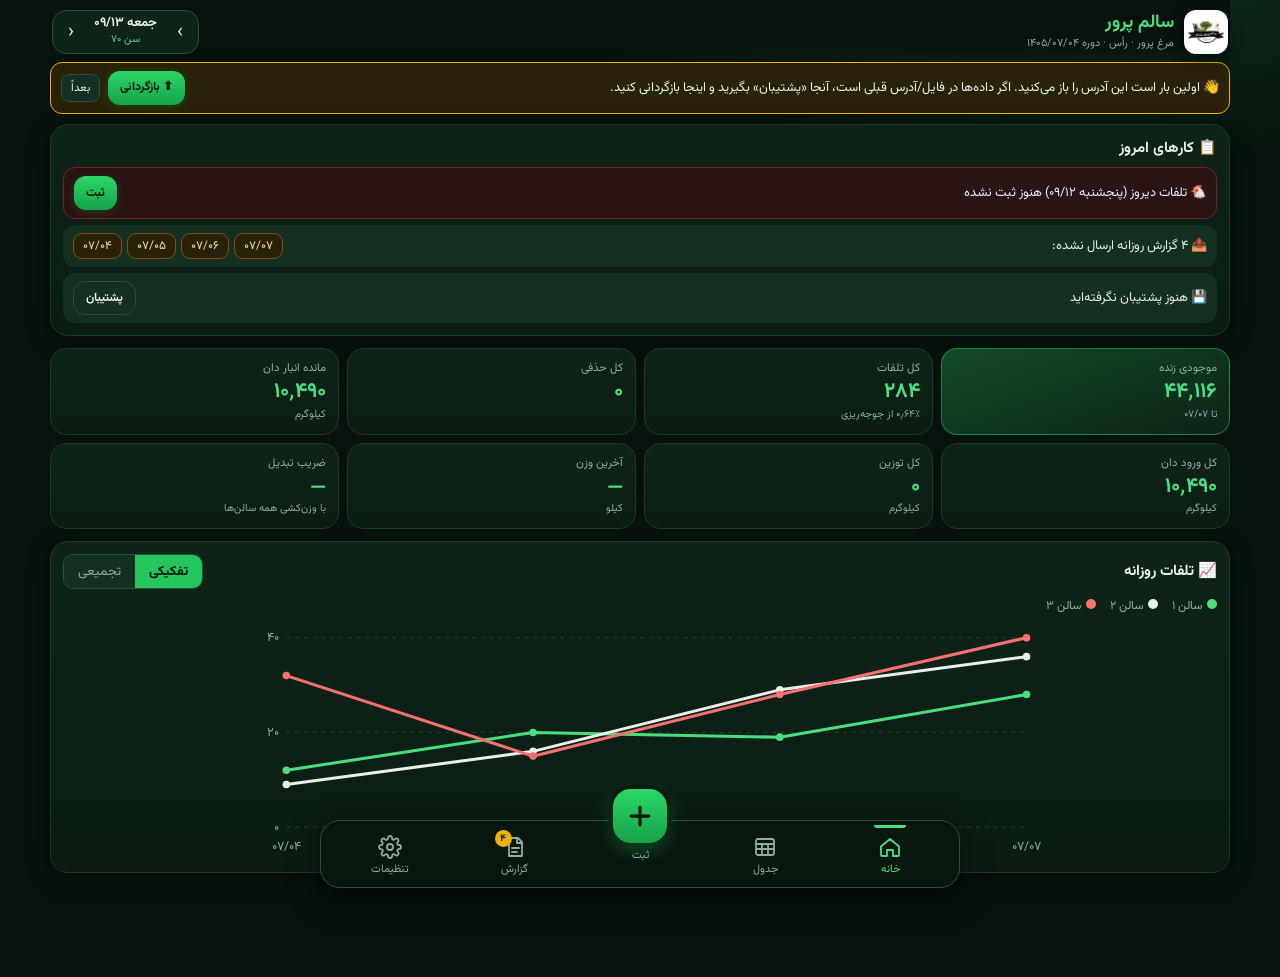
<file: docs/index.html>
<!doctype html>
<html lang="fa" dir="rtl"><head><meta charset="utf-8">
<meta name="viewport" content="width=device-width,initial-scale=1,viewport-fit=cover">
<meta name="theme-color" content="#07130c">
<meta name="mobile-web-app-capable" content="yes"><meta name="apple-mobile-web-app-capable" content="yes">
<meta name="description" content="دفتر پرورش مرغ گوشتی سالم پرور — ثبت روزانه، گزارش و ضریب تبدیل">
<link rel="manifest" href="manifest.webmanifest"><link rel="icon" href="icon-192.png"><link rel="apple-touch-icon" href="icon-192.png">
<title>سالم پرور — دفتر پرورش</title>
<style id="fontcss">@font-face{font-family:Vz;font-weight:400;font-display:swap;src:url([data-uri]) format("woff2")}
@font-face{font-family:Vz;font-weight:700;font-display:swap;src:url([data-uri]) format("woff2")}</style>
<style>:root{--bg:#07130c;--bg2:#0b1d13;--card:#0f2418;--card2:#143021;--line:#1d3a29;--line2:#2a5039;--tx:#e6f0e9;--dim:#8fae9c;--g:#22c55e;--g2:#4ade80;--gold:#eab308;--red:#f87171;--navH:68px}
*{box-sizing:border-box;-webkit-tap-highlight-color:transparent}
html{-webkit-text-size-adjust:100%}
body{margin:0;background:radial-gradient(1000px 420px at 85% -10%,#12361f 0,transparent 60%),var(--bg);background-attachment:fixed;color:var(--tx);font-family:Vz,Tahoma,sans-serif;font-size:14px;line-height:1.6}
#app{max-width:1200px;margin:0 auto;padding:0 10px calc(var(--navH) + 24px + env(safe-area-inset-bottom))}
button,input,select,textarea{font-family:inherit}
/* سربرگ */
.top{position:sticky;top:0;z-index:20;display:flex;align-items:center;gap:10px;padding:10px 2px 8px;background:linear-gradient(180deg,var(--bg) 70%,transparent);backdrop-filter:blur(6px)}
.logo{height:44px;width:44px;object-fit:contain;border-radius:12px;background:#fff;padding:2px;box-shadow:0 4px 14px #0007}
.ttl{flex:1;min-width:0}.ttl h1{margin:0;font-size:18px;color:var(--g2);font-weight:800;line-height:1.3}.ttl p{margin:0;color:var(--dim);font-size:11px;white-space:nowrap;overflow:hidden;text-overflow:ellipsis}
.todayBox{display:flex;align-items:center;gap:4px;background:var(--card);border:1px solid var(--line2);border-radius:14px;padding:3px}
.todayBox.ovr{border-color:var(--gold)}
.arrow{background:transparent;border:0;color:var(--tx);width:30px;height:36px;border-radius:9px;font-size:20px;cursor:pointer}.arrow:active{background:var(--card2)}
.tdM{text-align:center;cursor:pointer;line-height:1.25;padding:0 4px}.tdM b{display:block;font-size:13px}.tdM span{font-size:10.5px;color:var(--g2)}
#todayIn{width:110px;background:var(--bg);color:var(--tx);border:1px solid var(--g);border-radius:8px;padding:5px;text-align:center}
.banner{display:flex;gap:8px;align-items:center;flex-wrap:wrap;background:#0f2a1b;border:1px solid var(--g);border-radius:12px;padding:8px 10px;margin-bottom:10px;font-size:13px}.banner span{flex:1;min-width:180px}.banner.gold{border-color:var(--gold);background:#2a2208}
/* نوار پایین */
.bnav{position:fixed;bottom:0;left:0;right:0;z-index:30;display:flex;justify-content:space-around;align-items:flex-end;height:calc(var(--navH) + env(safe-area-inset-bottom));padding:0 6px env(safe-area-inset-bottom);background:rgba(9,24,15,.92);backdrop-filter:blur(12px);border-top:1px solid var(--line2);max-width:640px;margin:0 auto}
@media(min-width:700px){.bnav{bottom:12px;border:1px solid var(--line2);border-radius:20px;height:var(--navH);padding:0 6px;box-shadow:0 10px 30px #000a}}
.nb{flex:1;background:none;border:0;color:var(--dim);display:flex;flex-direction:column;align-items:center;gap:2px;padding:10px 0 9px;cursor:pointer;position:relative;font-size:11px}
.nb svg{width:24px;height:24px;fill:none;stroke:currentColor;stroke-width:1.8;stroke-linecap:round;stroke-linejoin:round}
.nb.on{color:var(--g2)}.nb.on::before{content:"";position:absolute;top:0;width:32px;height:3px;border-radius:0 0 4px 4px;background:var(--g2)}
.nb.plus{transform:translateY(-14px)}.nb.plus svg{width:30px;height:30px;stroke-width:2.6;stroke:#03170a;background:linear-gradient(180deg,#2bd667,#16a34a);border-radius:18px;padding:12px;box-sizing:content-box;box-shadow:0 6px 18px #22c55e55,0 0 0 4px var(--bg)}.nb.plus.on::before{display:none}.nb.plus span{margin-top:2px}
.nb .dot{position:absolute;top:5px;left:calc(50% - 20px);background:var(--gold);color:#231a00;font-style:normal;font-size:10px;font-weight:800;border-radius:10px;min-width:17px;height:17px;line-height:17px;padding:0 4px}
/* کارت‌ها */
.card{background:linear-gradient(180deg,var(--card),var(--bg2));border:1px solid var(--line);border-radius:18px;padding:12px;margin-bottom:12px;box-shadow:0 6px 24px #0005}
.cardHead{display:flex;justify-content:space-between;align-items:center;gap:8px;flex-wrap:wrap;margin-bottom:8px}.cardTitle{font-weight:800;font-size:15px}
.hint{color:var(--dim);font-size:11.5px}.empty{color:var(--dim);text-align:center}.empty.small{font-size:12px;padding:8px}
.btn{border:0;border-radius:12px;padding:10px 15px;font-size:13px;cursor:pointer;font-weight:700;display:inline-flex;align-items:center;justify-content:center;gap:6px;transition:.15s;white-space:nowrap;min-height:42px}
.btn:active{transform:scale(.97)}.btn:disabled{opacity:.45;cursor:not-allowed}
.btn.primary{background:linear-gradient(180deg,#2bd667,#16a34a);color:#03170a;box-shadow:0 2px 10px #22c55e33}
.btn.gold{background:linear-gradient(180deg,#facc15,#ca8a04);color:#231a00}
.btn.ghost{background:var(--card2);color:var(--tx);border:1px solid var(--line2)}
.btn.danger{background:#b91c1c;color:#fff}.btn.small{padding:6px 12px;font-size:12px;min-height:34px}.btn.big{font-size:15px;min-height:50px;padding:12px 20px}.grow{flex:1}
.btn.loading::after{content:"";width:13px;height:13px;border:2px solid currentColor;border-top-color:transparent;border-radius:50%;animation:sp .7s linear infinite}
@keyframes sp{to{transform:rotate(360deg)}}
.mini{font-size:11.5px;background:var(--card2);color:var(--tx);border:1px solid var(--line2);border-radius:8px;padding:4px 9px;cursor:pointer;min-height:28px}.mini.danger{color:var(--red)}
.actRow{display:flex;gap:8px;flex-wrap:wrap;align-items:center;margin-bottom:8px}
/* ثبت */
#composerInput{width:100%;min-height:150px;background:#06110a;color:var(--tx);border:1px solid var(--line2);border-radius:14px;padding:12px;font-size:16px;resize:vertical;line-height:1.85}
#composerInput:focus{outline:none;border-color:var(--g);box-shadow:0 0 0 3px #22c55e22}
.snips{display:flex;gap:6px;overflow-x:auto;padding:8px 0 2px;scrollbar-width:none}.snips::-webkit-scrollbar{display:none}
.sn{flex:none;background:var(--card2);border:1px solid var(--line2);color:var(--tx);border-radius:20px;padding:6px 12px;font-size:12.5px;cursor:pointer}
.composerBar{display:flex;justify-content:space-between;align-items:center;gap:10px;margin-top:10px;flex-wrap:wrap}.composerBar .hint{flex:1;min-width:200px}
.preview{margin-top:8px;padding:8px;background:#0a1c11;border:1px dashed var(--line2);border-radius:14px}
.preview.del{border-color:#b91c1c;background:#2a1212;display:flex;gap:8px;align-items:center}.pvTag.del{background:#b91c1c;color:#fff;padding:2px 8px;border-radius:6px;font-size:11px;font-weight:700}
.multiT{font-weight:800;color:var(--gold);margin-bottom:6px}.pvCard{padding:6px 2px}.pvCard+.pvCard{border-top:1px dashed var(--line2);margin-top:4px;padding-top:8px}
.pvDate{font-size:12.5px;margin-bottom:5px}.pvDate em{color:var(--gold);font-style:normal;font-size:11px}.exTag{background:#1e3a8a55;color:#93c5fd;border-radius:6px;padding:1px 6px;font-size:10.5px}
.chips{display:flex;gap:6px;flex-wrap:wrap}.chip{background:var(--card2);border:1px solid var(--line2);border-radius:10px;padding:4px 9px;font-size:12.5px}
.chip b{color:var(--dim);font-weight:700;margin-left:4px}.chip em{color:var(--gold);font-style:normal;font-size:11px}.chip .x{background:none;border:0;color:var(--red);cursor:pointer;font-size:14px}
.c-tal{border-color:#7f1d1d;background:#2a1414}.c-tal b{color:#fca5a5}.c-feed{border-color:#854d0e;background:#271d08}.c-feed b{color:#fde68a}
.c-w b{color:#93c5fd}.c-w{border-color:#1e3a8a;background:#0e1a33}.c-daru{border-color:#6b21a8;background:#1f0f2e}.c-daru b{color:#d8b4fe}.c-anti{border-color:#be185d;background:#2d0f1f}.c-anti b{color:#f9a8d4}.c-env b{color:#67e8f9}.c-note b{color:#e5e7eb}
.hd{display:inline-block;width:8px;height:8px;border-radius:50%;margin-left:3px;vertical-align:middle}
.warnI{color:var(--gold)}.pvWarn{margin-top:6px;color:var(--gold);font-size:12px}
.unkBox{margin-top:8px;display:flex;flex-wrap:wrap;gap:6px;align-items:center}.unkT{color:var(--gold);font-size:12px;font-weight:700}
.unk{display:inline-flex;gap:6px;align-items:center;background:#2a2108;border:1px solid #854d0e;border-radius:10px;padding:3px 8px;font-size:12px;flex-wrap:wrap}
.unk select{background:#06110a;color:var(--tx);border:1px solid var(--line2);border-radius:6px;font-size:12px;padding:3px}.unk label{color:var(--dim);font-size:11px}
.tips .tipGrid{display:grid;grid-template-columns:repeat(auto-fit,minmax(250px,1fr));gap:6px;margin-top:6px;font-size:12px;color:var(--dim)}.tips b{color:var(--tx)}
/* خانه */
.todo{display:flex;align-items:center;justify-content:space-between;gap:8px;flex-wrap:wrap;padding:8px 10px;border-radius:12px;background:var(--card2);margin-top:6px;font-size:13px}
.todo.warn{background:#2a1414;border:1px solid #7f1d1d}.todo.ok{color:var(--g2)}
.dchips{display:flex;gap:5px;flex-wrap:wrap}.dchip{background:#2a2208;border:1px solid #854d0e;color:#fde68a;border-radius:9px;padding:3px 9px;font-size:12px;cursor:pointer}.dchip.changed{border-color:#ea580c;color:#fdba74}
.coursesCard{border-color:#5b1d3f}.courseGrid{display:grid;grid-template-columns:repeat(auto-fill,minmax(260px,1fr));gap:8px}
.course{background:#1d0f18;border:1px solid #6b2148;border-radius:14px;padding:10px}.cTop{display:flex;justify-content:space-between;align-items:center;gap:8px}
.cName{font-weight:800;color:#f9a8d4;font-size:15px}.cBadge{background:#be185d;color:#fff;border-radius:20px;padding:1px 10px;font-size:12px;font-weight:700}
.cMeta{color:var(--dim);font-size:11.5px;margin:4px 0 8px}.okTag{color:var(--g2)}.cBtns{display:flex;gap:6px;align-items:center}
.endRow{display:flex;gap:6px;margin-top:8px}.endRow input{flex:1;background:#06110a;color:var(--tx);border:1px solid var(--line2);border-radius:9px;padding:6px}
.closedList{margin-top:8px;font-size:12px;color:var(--dim)}.cl{padding:5px 0;border-top:1px solid var(--line)}
.overview{display:grid;grid-template-columns:repeat(4,1fr);gap:8px;margin-bottom:12px}
.ovStat{background:linear-gradient(180deg,var(--card),var(--bg2));border:1px solid var(--line);border-radius:16px;padding:10px 12px}
.ovStat.accent{border-color:#22c55e88;background:linear-gradient(160deg,#134a28,#0c2416)}
.ovLabel{font-size:11.5px;color:var(--dim)}.ovVal{font-size:21px;font-weight:800;color:var(--g2);line-height:1.4}.ovSub{font-size:10.5px;color:var(--dim)}
.seg{display:flex;border:1px solid var(--line2);border-radius:10px;overflow:hidden}.seg button{background:var(--card2);color:var(--dim);border:0;padding:6px 14px;cursor:pointer}.seg button.on{background:var(--g);color:#04170b;font-weight:700}
.legend{display:flex;gap:14px;font-size:12px;color:var(--dim);margin:0 0 4px;flex-wrap:wrap}.legend i{display:inline-block;width:10px;height:10px;border-radius:50%;margin-left:5px}
.chart{width:100%;height:auto;max-height:240px;direction:ltr;display:block}.tick,.tickX{fill:#8fae9c;font-size:10px;font-family:Vz}
/* گزارش */
.dstrip{display:flex;gap:6px;overflow-x:auto;padding:4px 2px 8px;scrollbar-width:thin}
.dc{flex:none;width:52px;background:var(--card2);border:1px solid var(--line2);border-radius:12px;color:var(--tx);display:flex;flex-direction:column;align-items:center;padding:5px 0;cursor:pointer;line-height:1.25}
.dc b{font-size:16px}.dcw{font-size:10px;color:var(--dim)}.dci{font-size:11px;height:14px}
.dc.sent .dci{color:var(--g2)}.dc.none .dci{color:var(--gold)}.dc.changed .dci{color:#fb923c}.dc.empty{opacity:.55}
.dc.on{background:var(--g);color:#03170a;border-color:var(--g)}.dc.on .dcw,.dc.on .dci{color:#03170a}
.sbar{display:flex;align-items:center;gap:8px;flex-wrap:wrap;border-radius:12px;padding:8px 10px;font-size:13px;margin-bottom:8px}
.sbar.ok{background:#0f2a1b;border:1px solid var(--g);color:var(--g2)}.sbar.no{background:#2a2208;border:1px solid #854d0e;color:#fde68a}.sbar.ch{background:#2b1607;border:1px solid #ea580c;color:#fdba74}
.cklist{display:flex;gap:5px;flex-wrap:wrap;margin-bottom:10px}.ck{font-size:12px;border-radius:9px;padding:3px 9px;border:1px solid var(--line2)}
.ck.ok{background:#0f2a1b;color:var(--g2);border-color:#166534}.ck.miss{background:#2a1414;color:#fca5a5;border-color:#7f1d1d}.ck.opt{color:var(--dim)}
.fname{color:var(--dim);font-size:11px;margin-bottom:8px}
.paperBox{overflow:hidden;background:#fff;border-radius:10px;box-shadow:0 8px 30px #0008}.paperInner{width:max-content}
/* جدول */
.tableCard{padding:10px}
.tableScroll{overflow:auto;max-height:calc(100vh - 230px);border-radius:12px;border:1px solid var(--line)}
table.main{border-collapse:separate;border-spacing:0;font-size:12.5px;min-width:max-content;width:100%}
table.main th,table.main td{padding:6px 8px;border-bottom:1px solid var(--line);border-left:1px solid var(--line);text-align:center;white-space:nowrap}
table.main thead th{position:sticky;top:0;background:#0d2316;z-index:2;color:var(--dim);font-weight:700}table.main thead tr:nth-child(2) th{top:31px}
.gT{border-bottom:2px solid #f87171!important}.gH{border-bottom:2px solid #fb923c!important}.gL{border-bottom:2px solid #4ade80!important}.gW{border-bottom:2px solid #60a5fa!important}.gF{border-bottom:2px solid #facc15!important}.gD{border-bottom:2px solid #c084fc!important}
table.main .g{color:var(--tx)}th.hh{color:var(--hc)!important}
.fz{position:sticky;z-index:3}.fz1{right:0;min-width:46px;width:46px}.fz2{right:46px;min-width:30px;width:30px;border-left:2px solid var(--line2)!important}
thead .fz{z-index:5;background:#0d2316}tbody .fz{background:#0e2016}tbody tr:nth-child(even) td{background:#0b1c12}tbody tr:nth-child(even) .fz{background:#0c1d13}
td.ed{cursor:pointer;position:relative}td.ed:hover,td.ed:active{background:#1b4429!important;outline:1px solid var(--g);outline-offset:-1px}
tr.today .age,tr.today .datev{color:var(--gold)}tr.sel td{box-shadow:inset 0 2px 0 #22c55e55,inset 0 -2px 0 #22c55e55}
td.datev{cursor:pointer;font-size:11px;line-height:1.3;text-decoration:underline dotted #3a5645}.wd{color:var(--dim);font-size:9.5px}.age{font-weight:800;color:var(--g2)}
.st{font-weight:800}.cT{color:#fca5a5}.cH{color:#fdba74}.cL{color:var(--g2)}.cW{color:#93c5fd}.cF{color:#fde68a}.sm{font-size:11px}
tr.nodata td{opacity:.6}.dim{color:#36553f}.inh{opacity:.5}.txc{white-space:normal!important;min-width:140px;max-width:260px;text-align:right!important;font-size:11px}.txc .anti{color:#f9a8d4}
.sst{font-size:12px}.sOk{color:var(--g2)}.sCh{color:#fb923c}.sNo{color:var(--gold);font-size:9px}
table.main tfoot td{position:sticky;bottom:0;background:#0d2316;font-weight:800;border-top:2px solid var(--line2)}
.legendRow{display:flex;gap:14px;flex-wrap:wrap;font-size:11px;color:var(--dim);margin-top:8px}
/* تنظیمات */
.setGrid{display:grid;grid-template-columns:repeat(auto-fit,minmax(180px,1fr));gap:8px;margin-top:8px}
.field{margin-bottom:6px}.field label{display:block;font-size:11px;color:var(--dim);margin-bottom:3px}
.field input,.field textarea,.ein,.hallRow input,.dictRow input,.dictRow select{width:100%;background:#06110a;color:var(--tx);border:1px solid var(--line2);border-radius:10px;padding:9px 10px;font-size:14px}
.ein.big{font-size:20px;text-align:center;padding:12px}
.subT{font-weight:700;margin:12px 0 6px;color:var(--g2)}
.hallList{display:flex;flex-direction:column;gap:6px}.hallRow{display:grid;grid-template-columns:12px 1fr 110px auto auto;gap:8px;align-items:center}.hallRow.hid{opacity:.5}.hallRow label{font-size:12px;color:var(--dim);white-space:nowrap}
.dictRow{display:grid;grid-template-columns:1fr 110px auto;gap:6px}.dictList{display:flex;gap:6px;flex-wrap:wrap;margin-top:8px}
.ver{text-align:center;color:var(--dim);font-size:11px;margin:10px 0}
/* پنجره‌ها */
.modalWrap{position:fixed;inset:0;background:#000b;display:flex;align-items:center;justify-content:center;z-index:50;padding:10px;backdrop-filter:blur(3px)}
.modal{background:var(--card);border:1px solid var(--line2);border-radius:18px;padding:16px;max-width:520px;width:100%;max-height:90vh;overflow:auto;animation:pop .15s ease-out}.modal.edit{max-width:720px}
@keyframes pop{from{transform:scale(.97);opacity:0}}
@media(max-width:640px){.modalWrap:has(.sheetM){align-items:flex-end;padding:0}.modal.sheetM{border-radius:20px 20px 0 0;max-width:none;padding-bottom:calc(16px + env(safe-area-inset-bottom));animation:up .18s ease-out}}
@keyframes up{from{transform:translateY(40px);opacity:0}}
.modalTitle{font-weight:800;font-size:16px;margin-bottom:8px}.modalIcon{font-size:26px}.modalText{margin-bottom:8px}.modalBtns{display:flex;gap:8px;justify-content:flex-end;margin-top:14px;align-items:center;flex-wrap:wrap}
.menuL{display:flex;flex-direction:column;gap:8px}.menuL .btn{justify-content:flex-start}
.egrid{display:grid;gap:6px;align-items:center;margin-bottom:10px}.egrid.two{grid-template-columns:90px 1fr 90px 1fr}.egrid.three{grid-template-columns:44px 1fr 56px 1fr 44px 1fr}
.eh{font-weight:700;text-align:center;font-size:12px}.el{font-size:12px;color:var(--dim)}.ein.wide{width:100%}
.hallChecks{display:flex;gap:10px;flex-wrap:wrap}.hallChecks label{font-size:13px}
.fcrGrid{display:grid;grid-template-columns:140px 1fr;gap:8px;align-items:center;margin:10px 0}.fcrGrid input{background:#06110a;color:var(--tx);border:1px solid var(--g);border-radius:10px;padding:9px;font-size:16px}
.fcrRes{background:#0a1c11;border:1px solid var(--line2);border-radius:12px;padding:12px;text-align:center;font-size:15px}.fcrRes b{font-size:26px;color:var(--g2)}
#toast .toast{position:fixed;top:calc(12px + env(safe-area-inset-top));left:50%;transform:translateX(-50%);background:var(--g);color:#04170b;padding:9px 18px;border-radius:22px;font-weight:700;z-index:99;box-shadow:0 6px 20px #0008;max-width:92vw;text-align:center}
#measure{position:absolute;left:-30000px;top:0;visibility:hidden}
@media(max-width:640px){.ttl p{display:none}.ovVal{font-size:18px}.egrid.three{grid-template-columns:50px 1fr}.egrid.two{grid-template-columns:80px 1fr}.hallRow{grid-template-columns:12px 1fr 84px}.overview{grid-template-columns:1fr 1fr}.tableScroll{max-height:calc(100vh - 250px)}}
/* کادر متن روز در جدول */
tr.dayBoxRow td{padding:0!important;background:#0a1c11!important;white-space:normal;text-align:right;border-bottom:2px solid var(--g)!important}
.dayBox{position:sticky;right:0;width:min(calc(100vw - 44px),680px);padding:10px 12px}
.dbHead{display:flex;justify-content:space-between;align-items:center;margin-bottom:6px}.dbSum{margin-bottom:8px}.dbSum .chip{font-size:11.5px}
#dayBoxIn{width:100%;background:#06110a;color:var(--tx);border:1px solid var(--g);border-radius:12px;padding:10px;font-size:15px;line-height:1.8;resize:vertical}
/* ارسال گروهی */
.bgrid{display:grid;grid-template-columns:repeat(auto-fill,minmax(92px,1fr));gap:6px;max-height:260px;overflow:auto;padding:2px}
.bday{display:flex;align-items:center;gap:6px;background:var(--card2);border:1px solid var(--line2);border-radius:10px;padding:6px 8px;cursor:pointer;font-size:13px}
.bday input{width:17px;height:17px;accent-color:#22c55e}.bday span{flex:1}.bday i{font-style:normal;font-size:11px}
.bday.sent i{color:var(--g2)}.bday.none i{color:var(--gold)}.bday.changed i{color:#fb923c}
.bday:has(input:checked){border-color:var(--g);background:#123a22}

table.main.boxOpen tfoot td{position:static}
</style>
<style id="sheetcss">
.sheet,.sheet *,.ap,.ap *{box-sizing:border-box}
.ftable thead th{overflow-wrap:normal;word-break:keep-all}
.sheet{width:1120px;background:#fff;color:#111;padding:18px 20px 20px;font-family:Vz,Tahoma,sans-serif;direction:rtl;font-size:13px;line-height:1.5}
.sheet .hbox{display:grid;grid-template-columns:1fr 1.25fr 1fr;border:2px solid #555;border-radius:12px;overflow:hidden}
.sheet .hcol{padding:10px 16px;display:flex;flex-direction:column;justify-content:space-around;gap:6px;font-size:13.5px}
.sheet .hcol div{display:flex;justify-content:space-between;gap:10px;border-bottom:1px dashed #9a9a9a;padding-bottom:4px}.sheet .hcol div:last-child{border-bottom:0}.sheet .hcol span{color:#444}
.sheet .hmid{background:#7a7a7a;color:#fff;text-align:center;padding:10px;display:flex;flex-direction:column;align-items:center;justify-content:center}
.sheet .hmid img{height:58px;background:#fff;border-radius:8px;padding:2px;margin-bottom:4px}.sheet .t1{font-weight:800;font-size:17px}.sheet .t2{font-weight:700;font-size:14px}.sheet .t3{font-size:13px;color:#f2f2f2}.sheet .t3 b{color:#fff}
.ftable{width:100%;border-collapse:collapse;margin-top:10px;table-layout:fixed;font-size:12.5px}
.ftable th,.ftable td{border:1.2px solid #555;padding:4px 3px;height:42px;text-align:center;white-space:normal;overflow-wrap:anywhere;color:#111;background:#fff}
.ftable thead th{height:auto;font-size:11px;background:#8a8a8a;color:#fff;border-color:#666;padding:6px 3px}.ftable th.wide{width:150px}
.ftable tbody tr:nth-child(even) td,.ftable tbody tr:nth-child(even) th{background:#f0f0f0}
.ftable th.hn{width:44px;font-size:15px}.ftable tbody th.hn{background:#e2e2e2}
.ftable td.tx{font-size:10.5px;line-height:1.35}.ftable td.fd{background:#f6f6f6!important;font-weight:700}.ftable td.fd div{margin:2px 0}
.ftable tr.tot td,.ftable tr.tot th{font-weight:800;background:#d9d9d9!important;font-size:13.5px}
.sheet .bottom{display:flex;gap:10px;margin-top:10px}.sheet .box{flex:1.6;border:1.6px solid #666;border-radius:10px;min-height:150px;padding:8px 10px}.sheet .box.small{flex:1.4}
.sheet .bl{font-weight:800;margin-bottom:4px;border-bottom:1.2px solid #777;padding-bottom:3px}.sheet .bt{font-size:12px;line-height:1.75}.sheet .bt div:nth-child(even){background:#f3f3f3}
.ap{width:1190px;height:839px;background:#fff;color:#111;padding:22px 26px;font-family:Vz,Tahoma,sans-serif;direction:rtl;display:flex;flex-direction:column;overflow:hidden;font-size:12px}
.aph{display:flex;align-items:center;gap:12px;background:#111;color:#fff;border-radius:10px;padding:8px 12px;margin-bottom:8px}.aph img{height:44px;background:#fff;border-radius:6px;padding:2px}
.apt{flex:1}.a1{font-weight:800;font-size:17px}.a2{font-size:11.5px;color:#ccc}.apn{font-size:11px;color:#ccc}
.sgrid{display:grid;grid-template-columns:repeat(9,1fr);gap:6px;margin-bottom:8px}.sb{border:1.5px solid #111;border-radius:8px;padding:4px 6px;text-align:center;display:flex;flex-direction:column}.sb b{font-size:13.5px}.sb span{font-size:10px;color:#444}
.apbody{flex:1;overflow:hidden}
.atable{width:100%;border-collapse:collapse;font-size:11.5px;table-layout:fixed}.atable th,.atable td{border:1px solid #333;padding:0 3px;text-align:center;color:#111}
.atable tbody td,.atable tfoot td{height:21px;line-height:20px;white-space:nowrap;overflow:hidden;text-overflow:ellipsis}
.atable thead th{background:#111;color:#fff;font-size:10.5px;padding:5px 2px}.atable tbody tr:nth-child(even) td{background:#e8e8e8}
.atable th{height:30px;line-height:1.25}.atable td.wd,.atable th.wd{width:230px;font-size:10px;text-align:right}.atable tfoot td{background:#bdbdbd;font-weight:800}
</style></head><body>
<div id="app"></div><div id="modalRoot"></div><div id="toast"></div><div id="measure"></div>
<script>
"use strict";
/* ================= تقویم جلالی ================= */
function div(a,b){return ~~(a/b);}
function mod(a,b){return a-~~(a/b)*b;}
const BREAKS=[-61,9,38,199,426,686,756,818,1111,1181,1210,1635,2060,2097,2192,2262,2324,2394,2456,3178];
function jalCal(jy){
  let bl=BREAKS.length,gy=jy+621,leapJ=-14,jp=BREAKS[0],jm,jump=0,leap,leapG,march,n,i;
  for(i=1;i<bl;i+=1){jm=BREAKS[i];jump=jm-jp;if(jy<jm)break;leapJ=leapJ+div(jump,33)*8+div(mod(jump,33),4);jp=jm;}
  n=jy-jp;leapJ=leapJ+div(n,33)*8+div(mod(n,33)+3,4);
  if(mod(jump,33)===4&&jump-n===4)leapJ+=1;
  leapG=div(gy,4)-div((div(gy,100)+1)*3,4)-150;march=20+leapJ-leapG;
  if(jump-n<6)n=n-jump+div(jump+4,33)*33;
  leap=mod(mod(n+1,33)-1,4);if(leap===-1)leap=4;
  return {leap,gy,march};
}
function g2d(gy,gm,gd){let d=div((gy+div(gm-8,6)+100100)*1461,4)+div(153*mod(gm+9,12)+2,5)+gd-34840408;d=d-div(div(gy+100100+div(gm-8,6),100)*3,4)+752;return d;}
function d2g(jdn){let j=4*jdn+139361631;j=j+div(div(4*jdn+183187720,146097)*3,4)*4-3908;const i=div(mod(j,1461),4)*5+308;const gd=div(mod(i,153),5)+1;const gm=mod(div(i,153),12)+1;const gy=div(j,1461)-100100+div(8-gm,6);return {gy,gm,gd};}
function j2d(jy,jm,jd){const r=jalCal(jy);return g2d(r.gy,3,r.march)+(jm-1)*31-div(jm,7)*(jm-7)+jd-1;}
function d2j(jdn){
  const gy=d2g(jdn).gy;let jy=gy-621;const r=jalCal(jy);const jdn1f=g2d(gy,3,r.march);let jd,jm,k=jdn-jdn1f;
  if(k>=0){if(k<=185){jm=1+div(k,31);jd=mod(k,31)+1;return {jy,jm,jd};}else k-=186;}
  else{jy-=1;k+=179;if(r.leap===1)k+=1;}
  jm=7+div(k,30);jd=mod(k,30)+1;return {jy,jm,jd};
}
const MONTHS={"فروردین":1,"اردیبهشت":2,"خرداد":3,"تیر":4,"مرداد":5,"شهریور":6,"مهر":7,"آبان":8,"ابان":8,"آذر":9,"اذر":9,"دی":10,"بهمن":11,"اسفند":12};
const MONTH_RE="فروردین|اردیبهشت|خرداد|تیر|مرداد|شهریور|مهر|آبان|ابان|آذر|اذر|دی|بهمن|اسفند";
const WD=["شنبه","یکشنبه","دوشنبه","سه‌شنبه","چهارشنبه","پنجشنبه","جمعه"];
const pad2=n=>String(n).padStart(2,"0");
const keyOf=(y,m,d)=>y+"/"+pad2(m)+"/"+pad2(d);
const parseKey=k=>{const [y,m,d]=k.split("/").map(Number);return {y,m,d};};
function validKey(k){if(!/^\d{4}\/\d{2}\/\d{2}$/.test(k))return false;const p=parseKey(k);if(p.m<1||p.m>12||p.d<1||p.d>31||(p.m>6&&p.d>30))return false;return true;}
const keyToJdn=k=>{const p=parseKey(k);return j2d(p.y,p.m,p.d);};
const jdnToKey=j=>{const r=d2j(j);return keyOf(r.jy,r.jm,r.jd);};
const addDays=(k,n)=>jdnToKey(keyToJdn(k)+n);
const weekdayOfKey=k=>WD[(keyToJdn(k)+2)%7];
function phoneToday(){const n=new Date();return jdnToKey(g2d(n.getFullYear(),n.getMonth()+1,n.getDate()));}

/* ================= ابزارها ================= */
const FA="۰۱۲۳۴۵۶۷۸۹";
const toFa=s=>s===null||s===undefined?"":String(s).replace(/\d/g,d=>FA[d]);
const grp=s=>s.replace(/\B(?=(\d{3})+(?!\d))/g,"٬");
function fmtInt(n){if(n===null||n===undefined||n===""||isNaN(n))return "";return (n<0?"−":"")+toFa(grp(String(Math.round(Math.abs(n)))));}
function fmt(n){if(n===null||n===undefined||n===""||isNaN(n))return "";const r=Math.round(Math.abs(n)*100)/100;const [a,b]=String(r).split(".");return (n<0?"−":"")+toFa(grp(a))+(b?"٫"+toFa(b):"");}
function fmtDec(n,dp){if(n===null||n===undefined||isNaN(n))return "";return toFa(Number(n).toFixed(dp)).replace(".","٫");}
function fmtW(n){if(n===null||n===undefined||isNaN(n))return "";return toFa(String(Math.round(n*1000)/1000)).replace(".","٫");}
const longDate=k=>toFa(k);
const shortDate=k=>{const p=parseKey(k);return toFa(pad2(p.m)+"/"+pad2(p.d));};
function esc(s){return String(s===null||s===undefined?"":s).replace(/&/g,"&amp;").replace(/</g,"&lt;").replace(/>/g,"&gt;").replace(/"/g,"&quot;");}
function normText(s){
  s=String(s||"").replace(/[‎‏‪-‮⁦-⁩﻿]/g,"");
  s=s.replace(/[۰-۹]/g,d=>"۰۱۲۳۴۵۶۷۸۹".indexOf(d)).replace(/[٠-٩]/g,d=>"٠١٢٣٤٥٦٧٨٩".indexOf(d));
  s=s.replace(/ي|ى/g,"ی").replace(/ك/g,"ک").replace(/ة/g,"ه").replace(/[أإ]/g,"ا").replace(/ؤ/g,"و").replace(/\r/g,"").replace(/ـ/g,"");
  s=s.replace(/[ً-ْ]/g,"");
  return s;
}
function numOf(v){if(v===null||v===undefined||v==="")return null;let t=normText(String(v)).trim();if(/^\d{1,3}([،,]\d{3})+$/.test(t))t=t.replace(/[،,]/g,"");t=t.replace(/[٫،,\/]/g,".").replace(/[^\d.\-]/g,"");const n=parseFloat(t);return isNaN(n)?null:n;}
const uniq=a=>[...new Set(a)];
const ORD=["اول","دوم","سوم","چهارم","پنجم","ششم","هفتم","هشتم","نهم","دهم","یازدهم","دوازدهم","سیزدهم","چهاردهم","پانزدهم","شانزدهم","هفدهم","هجدهم","نوزدهم","بیستم"];
const ordFa=n=>ORD[n-1]||(toFa(n)+"ام");
const fmtTime=t=>t?toFa(t):"";

/* ================= مدل داده ================= */
const MAXH=6;
const HALL_COLORS=["#4ade80","#e8efe9","#f87171","#facc15","#60a5fa","#c084fc"];
const FEED_TYPES=["پیش‌دان","استارتر","رشد","پایانی"];
const arrOf=v=>Array(MAXH).fill(v);
const DEFAULT_SETTINGS={farmName:"سالم پرور",company:"مرغ پرور",breed:"رأس",mother:"",start:"1405/07/04",
  halls:[{name:"سالن ۱",initial:12500,hidden:false},{name:"سالن ۲",initial:13000,hidden:false},{name:"سالن ۳",initial:18900,hidden:false}],
  dict:{},finalWeight:null,todayOv:null,todayOvOn:null};
function blankEntry(date){return {date,tal:arrOf(null),hazf:arrOf(null),avgW:arrOf(null),water:arrOf(""),daru:arrOf(""),vacc:arrOf(""),dama:null,khamooshi:"",meals:null,feedIn:{},tozin:{},notes:"",items:""};}
const clone=o=>JSON.parse(JSON.stringify(o));
function padArr(a,v){a=Array.isArray(a)?a.slice(0,MAXH):[];while(a.length<MAXH)a.push(v);return a;}
function normEntry(r){
  const b=blankEntry(r.date);
  ["tal","hazf","avgW"].forEach(k=>b[k]=padArr(r[k],null));
  ["water","daru","vacc"].forEach(k=>b[k]=padArr(r[k],"").map(x=>x==null?"":String(x)));
  b.dama=r.dama==null||r.dama===""?null:Number(r.dama);b.khamooshi=r.khamooshi||"";b.meals=r.meals==null?null:Number(r.meals);
  b.feedIn=r.feedIn&&typeof r.feedIn==="object"?r.feedIn:{};
  b.tozin=r.tozin&&typeof r.tozin==="object"?r.tozin:{};
  if(r.feedUse&&typeof r.feedUse==="object"){Object.keys(r.feedUse).forEach(t=>{const v=r.feedUse[t];const kg=v&&typeof v==="object"?v.kg:v;if(kg)b.tozin[t]=(b.tozin[t]||0)+kg;if(v&&v.meals)b.meals=Math.max(b.meals||0,v.meals);});}
  // توزین بدون نوع: همه‌ی توزین‌ها یک عدد کل
  {const tzs=Object.values(b.tozin).reduce((a,v)=>a+(Number(v)||0),0);b.tozin=tzs?{[TZ]:tzs}:{};}
  b.notes=r.notes||"";b.items=r.items||"";
  return b;
}
const SEED=(function(){
  const mk=(d,tal,dr,ex)=>{const e=blankEntry(d);tal.forEach((v,i)=>e.tal[i]=v);if(dr)[0,1,2].forEach(i=>e.daru[i]=dr);return Object.assign(e,ex||{});};
  return [mk("1405/07/04",[12,9,32],"انرژی پلاس",{dama:32,khamooshi:"صفر",feedIn:{"استارتر":6730,"پیش‌دان":3760}}),
    mk("1405/07/05",[20,16,15],"ب کمپلکس ال کارنتین"),mk("1405/07/06",[19,29,28],"مولتی الکترولیت"),mk("1405/07/07",[28,36,40],"")];
})();
const LS_DATA="mehr1405:v2:data",LS_SET="mehr1405:v2:settings",LS_OLD="mehr1405:data:v1",LS_OLDSET="mehr1405:settings:v1";
const APP_VERSION="2.1.0";
const TZ="توزین";
const state={view:"home",sent:{},cellEdit:null,dayMenu:null,firstRun:false,swUpdate:false,entries:[],courses:[],settings:clone(DEFAULT_SETTINGS),input:"",showSettings:false,selDay:null,editing:null,editCourse:null,pendingDelete:null,chartMode:"split",toast:"",confirm:null,unk:{},endOpen:{},editToday:false,showFcr:false,showClosed:false,busy:""};
const LOGO="[data-uri]";

function lsGet(k){try{return localStorage.getItem(k);}catch(e){return null;}}
function lsSet(k,v){try{localStorage.setItem(k,v);}catch(e){}}
function validEntries(a){return Array.isArray(a)&&a.every(r=>r&&typeof r.date==="string"&&validKey(r.date)&&Array.isArray(r.tal));}
function normSettings(s){
  const o=Object.assign(clone(DEFAULT_SETTINGS),s||{});
  if(!Array.isArray(o.halls)||!o.halls.length){const init=Array.isArray(s&&s.initial)?s.initial:[12500,13000,18900];o.halls=init.map((v,i)=>({name:"سالن "+toFa(i+1),initial:v,hidden:false}));}
  o.halls=o.halls.slice(0,MAXH).map((h,i)=>({name:h.name||("سالن "+toFa(i+1)),initial:h.initial==null||h.initial===""?null:Number(h.initial),hidden:!!h.hidden}));
  if(!o.dict||typeof o.dict!=="object")o.dict={};
  if(!validKey(o.start))o.start=DEFAULT_SETTINGS.start;
  delete o.initial;return o;
}
function load(){
  let ok=false;
  const d=lsGet(LS_DATA);
  if(d){try{const p=JSON.parse(d);if(p&&validEntries(p.entries)){state.entries=p.entries.map(normEntry);state.courses=Array.isArray(p.courses)?p.courses:[];state.sent=p.sent&&typeof p.sent==="object"?p.sent:{};ok=true;}}catch(e){}}
  if(!d&&!lsGet(LS_OLD))state.firstRun=true;
  if(!ok){const o=lsGet(LS_OLD);if(o){try{const p=JSON.parse(o);if(validEntries(p)){state.entries=p.map(normEntry);ok=true;}}catch(e){}}}
  if(!ok){state.entries=SEED.map(clone);}
  const s=lsGet(LS_SET)||lsGet(LS_OLDSET);
  if(s){try{state.settings=normSettings(JSON.parse(s));}catch(e){}}
  sortEntries();save();saveSet();
}
function save(){state.settings.lastChange=Date.now();lsSet(LS_DATA,JSON.stringify({entries:state.entries,courses:state.courses,sent:state.sent}));lsSet(LS_SET,JSON.stringify(state.settings));}
function saveSet(){lsSet(LS_SET,JSON.stringify(state.settings));}
function sortEntries(){state.entries.sort((a,b)=>a.date<b.date?-1:a.date>b.date?1:0);}
function effToday(){const s=state.settings,p=phoneToday();if(s.todayOv&&s.todayOvOn===p&&validKey(s.todayOv))return s.todayOv;return p;}
const H=()=>state.settings.halls.length;
const visIdx=()=>state.settings.halls.map((h,i)=>i).filter(i=>!state.settings.halls[i].hidden);
const hallName=i=>(state.settings.halls[i]&&state.settings.halls[i].name)||("سالن "+toFa(i+1));

/* ================= دوره‌های آنتی‌بیوتیک ================= */
function courseDay(c,date){
  if(date<c.start)return 0;
  const last=c.end||effToday();
  if(date>last)return 0;
  return keyToJdn(date)-keyToJdn(c.start)+1;
}
function courseText(c,date){
  const n=courseDay(c,date);if(!n)return "";
  let t=c.name+" — روز "+ordFa(n);
  if(n===1&&c.startTime)t+="، شروع "+fmtTime(c.startTime);
  if(c.end&&date===c.end)t+="، پایان"+(c.endTime?" "+fmtTime(c.endTime):"");
  return t;
}
function courseTexts(date,h){return state.courses.filter(c=>c.halls.includes(h)).map(c=>courseText(c,date)).filter(Boolean);}
function hallsLabel(hs){const V=visIdx();if(V.every(i=>hs.includes(i))&&hs.length>=V.length)return "همه سالن‌ها";return hs.map(i=>hallName(i)).join("، ");}

/* ================= محاسبات ================= */
function feedTypesUsed(){const s=new Set(FEED_TYPES);state.entries.forEach(e=>{Object.keys(e.feedIn).forEach(t=>s.add(t));});return [...s].filter(t=>FEED_TYPES.includes(t)||state.entries.some(e=>e.feedIn[t]||e.tozin[t]));}
function compute(){
  const st=state.settings,start=st.start,startJ=keyToJdn(start),V=visIdx(),NH=H();
  const map={};state.entries.forEach(e=>map[e.date]=e);
  const last=state.entries.length?state.entries[state.entries.length-1].date:start;
  let endJ=Math.max(keyToJdn(last),keyToJdn(effToday()));
  if(endJ<startJ)endJ=startJ;if(endJ-startJ>150)endJ=startJ+150;
  const rows=[],cumTal=arrOf(0),cumHazf=arrOf(0),cumIn={},cumTz={};
  let prevLive=st.halls.map(h=>h.initial),carry={dama:null,kh:"",meals:null};
  for(let j=startJ;j<=endJ;j++){
    const date=jdnToKey(j),e=map[date]||null,en=e||blankEntry(date);
    for(let s=0;s<NH;s++){cumTal[s]+=en.tal[s]||0;cumHazf[s]+=en.hazf[s]||0;}
    Object.keys(en.feedIn).forEach(t=>cumIn[t]=(cumIn[t]||0)+(en.feedIn[t]||0));
    Object.keys(en.tozin).forEach(t=>cumTz[t]=(cumTz[t]||0)+(en.tozin[t]||0));
    if(en.dama!=null)carry.dama=en.dama;if(en.khamooshi)carry.kh=en.khamooshi;if(en.meals!=null)carry.meals=en.meals;
    const live=st.halls.map((h,s)=>h.initial==null?null:h.initial-cumTal[s]-cumHazf[s]);
    const sumV=f=>V.reduce((a,s)=>a+(f(s)||0),0);
    const liveTotal=V.every(s=>live[s]!=null)?sumV(s=>live[s]):null;
    const inSum=Object.values(en.feedIn).reduce((a,b)=>a+(b||0),0),tzSum=Object.values(en.tozin).reduce((a,b)=>a+(b||0),0);
    const types=uniq(Object.keys(cumIn).concat(Object.keys(cumTz)));
    const stockBy={};types.forEach(t=>stockBy[t]=(cumIn[t]||0)-(cumTz[t]||0));
    const cumInTot=Object.values(cumIn).reduce((a,b)=>a+b,0),cumTzTot=Object.values(cumTz).reduce((a,b)=>a+b,0);
    const wTot=arrOf(null);let farmW=0;V.forEach(s=>{if(en.avgW[s]!=null&&live[s]!=null){wTot[s]=en.avgW[s]*live[s];farmW+=wTot[s];}});
    const allW=V.length>0&&V.every(s=>en.avgW[s]!=null);
    const fcr=allW&&farmW>0&&cumTzTot>0?cumTzTot/farmW:null;
    const avgWeight=allW&&liveTotal?farmW/liveTotal:null;
    const daruFull=arrOf("");for(let s=0;s<NH;s++){daruFull[s]=courseTexts(date,s).concat(en.daru[s]?[en.daru[s]]:[]).join(" | ");}
    const tal=en.tal,hazf=en.hazf;
    rows.push({date,entry:e,en,age:j-startJ+1,weekday:weekdayOfKey(date),prevLive:prevLive.slice(),live,liveTotal,
      prevTotal:V.every(s=>prevLive[s]!=null)?V.reduce((a,s)=>a+prevLive[s],0):null,
      tal,hazf,talSum:sumV(s=>tal[s]),hazSum:sumV(s=>hazf[s]),hasTal:V.some(s=>tal[s]!=null),hasHazf:V.some(s=>hazf[s]!=null),
      cumTalTot:sumV(s=>cumTal[s]),cumHazfTot:sumV(s=>cumHazf[s]),
      inSum,tzSum,cumInTot,cumTzTot,stock:cumInTot-cumTzTot,stockBy,
      dama:carry.dama,damaOwn:en.dama!=null,kh:carry.kh,khOwn:!!en.khamooshi,meals:carry.meals,mealsOwn:en.meals!=null,
      wTot,farmW:allW?farmW:null,allW,fcr,avgWeight,daruFull,hasAnyDaru:daruFull.some(Boolean)});
    prevLive=live.slice();
  }
  return rows;
}
function defaultFeedType(date){
  for(let i=state.entries.length-1;i>=0;i--){const e=state.entries[i];if(e.date>date)continue;const ks=Object.keys(e.tozin).filter(k=>e.tozin[k]);if(ks.length)return ks[ks.length-1];}
  const stock={};state.entries.forEach(e=>{if(e.date>date)return;Object.keys(e.feedIn).forEach(t=>stock[t]=(stock[t]||0)+e.feedIn[t]);Object.keys(e.tozin).forEach(t=>stock[t]=(stock[t]||0)-e.tozin[t]);});
  for(const t of FEED_TYPES)if((stock[t]||0)>0)return t;
  return "استارتر";
}

/* ================= واژه‌نامه کادر هوشمند ================= */
const KW={};
function addKW(cat,list,val){list.split("|").forEach(p=>{const k=p.trim().replace(/\s+/g," ").toLowerCase();if(k)KW[k]={cat,val};});}
addKW("FILL","سلام|سلامتی|علیک|علیکم|درود|صبح|ظهر|عصر|شب|بخیر|خیر|خسته|نباشید|ممنون|مرسی|تشکر|لطفا|ها|های|هم|و|با|به|از|در|را|رو|که|برای|تا|است|هست|بود|شد|شده|شدند|شدن|شدیم|داشتیم|داریم|داشت|داشته|کردیم|کرد|کنید|کن|بکن|بکنید|دادیم|داده|زدیم|زده|جمعا|جمع|مجموع|حدود|تقریبا|حدودا|میزان|مقدار|تعداد|قطعه|عدد|امار|آمار|گزارش|اطلاعات|فارم|مرغداری|جوجه|مرغ|روزانه|ی|یعنی|هر|الان|فعلا|ا|اینم|این|اون|آن|روز|کل|شنبه|یکشنبه|دوشنبه|سهشنبه|چهارشنبه|پنجشنبه|جمعه|ثبت|بفرمایید|عزیز|جان|مهندس|آقای|اقای|کیسه|موجود|مانده|باقی|باقیمانده|اصلاح|تصحیح|تغییر|بده|بشه|شود|میشه|میشود|امروزی|ثبت شود|بزن|بنویس|انجام|انجام شد|تا الان|تاکنون|سالم|پرور|حدودی|وقت|روزتون|روزبخیر|احوال|خوبید|سلامت|باشید|خدا|قوت|دوستان|همکاران|گزارشات|مورد|موارد");
addKW("TAL","تلفات|تلف|تلفاتی|تلفی|تلفاتش|تلفات ها|مرده|مرده ها|مردگی|مرگ و میر|مرگ|تلفات روزانه|تلفاتمون|تلفاتشون");
addKW("HAZF","حذفی|حذف|حذفیات|حذفی ها|کشتار|کشتاری|سورت|معدوم|معدومی|حذف شده|حذف شد");
addKW("FIN","ورودی|ورود|تخلیه|تخلیه شد|بار|بارگیری|رسید|اومد|آمد|امد|اومده|آمده|خرید|کامیون|ماشین|وارد|وارده|دریافت|دریافتی|تحویل|آوردند|اوردن|آوردن|آوردیم|خالی شد|تخلیه کردیم");
addKW("FTZ","توزین|توزینی|توزین شد|توزین شده|انتقال|منتقل|مخزن|ریختیم|ریخته شد|مصرف|مصرفی|مصرف شده|مصرف شد|سیلو|توزین کردیم");
addKW("FEED","دان|خوراک|دون|دانه");
addKW("FTYPE","پیش دان|پیشدان|پری استارتر|پره استارتر|پیش استارتر|prestarter|pre starter","پیش‌دان");
addKW("FTYPE","استارتر|starter|آغازین","استارتر");
addKW("FTYPE","رشد|گروور|گرور|grower|میان دان|میاندان","رشد");
addKW("FTYPE","پایانی|فینیشر|finisher|پس دان|پسدان|پایان دان","پایانی");
addKW("TON","تن|ton|تنی");
addKW("KG","کیلو|کیلوگرم|کیلوگرام|کیلویی|کیلوئی|kg|کیلو گرم|کیلو گرام|کیلوگرمی|کیلوگرمه");
addKW("GR","گرم|گرمی|gr|گرمه");
addKW("LIT","لیتر|لیتری");
addKW("WEIGHT","وزن کشی|وزنکشی|وزن گیری|وزنگیری|میانگین وزن|وزن|میانگین|بیومتری|وزن متوسط|متوسط وزن|وزن کشی شد|وزنکشی شد|وزنها|وزن ها");
addKW("MEALSW","وعده|نوبت|دفعه|دفعات|مرتبه|وعده ای");
addKW("MEALS","دانخوری|دانخور|دان خوری|تغذیه|وعده غذایی|دفعات دانخوری");
addKW("KHAM","خاموشی|خاموش|تاریکی|قطع برق|برق قطع|بی برقی|قطعی برق|نور خاموش|خاموشی ها");
addKW("NOKHAM","بدون خاموشی|خاموشی نداشتیم|خاموشی نداریم|خاموشی نبود|خاموشی نداشت");
addKW("DAMA","دما|دمای|حرارت|دمای سالن|دما سالن|دمای سالنها");
addKW("DEG","درجه|سانتیگراد");
addKW("WATER","آب|آب مصرفی|مصرف آب|آبخوری|اب مصرفی");
addKW("DARUG","دارو|داروی|داروها|داروهای|مکمل|مکمل ها|دارو و مکمل|داروی مصرفی|دارو مصرفی|مکمل مصرفی|دارو ها");
addKW("DARU","ویتامین|ویتامین ها|ویتامینه|مولتی ویتامین|مولتی|انرژی|انرژی پلاس|کمپلکس|ب کمپلکس|بی کمپلکس|کارنتین|کارنیتین|ال کارنتین|الکترولیت|مولتی الکترولیت|سلنیوم|ای سلنیوم|ای+سلنیوم|ad3e|ad3|ade|ای دی تری|کبد|کبدی|هپاتو|سوربیتول|متیونین|لیزین|بتائین|بتایین|گلوکز|قند|شکر|سرکه|اسید|اسیدیفایر|اسیدی فایر|پروبیوتیک|پری بیوتیک|پروتکسین|ضد استرس|آنتی استرس|بی کربنات|بیکربنات|جوش شیرین|کلسیم|فسفر|آهن|منیزیم|کلر|ید|یدوفور|ضدعفونی|ضد عفونی|کوکسی|ضد کوکسی|آمپرولیوم|تولترازوریل|دیکلازوریل|ویرکن|آمینو|آمینو اسید|آمینواسید|مایکوتوکسین|توکسین بایندر|بایندر|سیترات|منادیون|بیوتین|ضد قارچ|نیستاتین|سولفات مس|ویتامین سی|ویتامین ث|ویتامین ای|ویتامین آ|ویتامین کا|ویتامین ب|vit|multivitamin|electrolyte|سرم|او آر اس|ors");
addKW("DARU","فلور|فلورفنیکل|فلور فنیکل|کلی استاپ|کلیستاپ|colistop|کولیستین|colistin|تیلوزین|تایلوزین|تیلمیکوزین|انرو|انروفلوکساسین|انروفلوکسازین|داکسی|داکسی سایکلین|داکسی سیکلین|آموکسی|آموکسی سیلین|لینکو|لینکواسپکتین|لینکو اسپکتین|نئومایسین|جنتامایسین|اریترومایسین|سولفا|تریمتوپریم|ts|تی اس|نورفلوکساسین|سیپروفلوکساسین|فسفومایسین|اکسی تتراسایکلین|تتراسایکلین|تیامولین|اسپیرامایسین|کلستین|florfenicol|tylosin|enro|doxy|amoxi","anti");
addKW("VACCG","واکسن|واکسیناسیون|واکسن ها|واکسن زدیم|واکسن زده شد");
addKW("VACC","نیوکاسل|گامبورو|برونشیت|آنفولانزا|انفولانزا|h9|h5|b1|لاسوتا|کلون|ib|ibd|nd|ماوا|آبله|ای بی|آی بی|ایبی|ان دی|قطره چشمی|nd ib|ma5|کوکسیواک");
addKW("ANTI","آنتی|انتی|آنتی بیوتیک|انتی بیوتیک|انتیبیوتیک|آنتیبیوتیک|antibiotic|anti|آنتی‌بیوتیک");
addKW("START","شروع|استارت|start|آغاز|شروع شد|استارت شد|شروع کردیم|استارت زدیم|شروع دوره");
addKW("END","پایان|اتمام|تمام|end|پایان دوره|تموم|تمام شد|پایان یافت|بستیم|قطع|قطع شد");
addKW("CONT","ادامه|ادامه دارد|ادامه داره|continue|ادامه میدیم");
addKW("NOTES","توضیحات|توضیح|نکته|یادداشت|ملاحظات|شرح|توضیحات تکمیلی|مشاهدات|نکات");
addKW("ITEMS","اقلام|اقلام ورودی|اقلام ورودی و خروجی|اقلام خروجی");
addKW("HALL","سالن|سالون|س|هال|salon");
addKW("ALLH","سالن ها|سالنها|همه سالن ها|همه سالنها|کل سالن ها|کل سالنها|تمام سالن ها|تمام سالنها|همه سالن|کل سالن|تمام سالن|هر سه سالن|هر 3 سالن|هر سالن|همه|همگی|کلیه سالن ها|کلیه سالنها|کلیه|همه ی سالن ها|همه ی سالنها");
[["یک|یه|اول|یکم",0],["دو|دوم",1],["سه|سوم",2],["چهار|چهارم",3],["پنج|پنجم",4],["شش|شیش|ششم",5]].forEach(([l,v])=>addKW("HALLW",l,v));
addKW("NUMW","هفت",7);addKW("NUMW","هشت",8);addKW("NUMW","ده",10);addKW("NUMW","نیم",0.5);
addKW("ZERO","صفر|هیچ|نداشتیم|نداریم|نبود|نداشت|ندارد");
addKW("TIMEU","ساعت|ساعته|ساعتی|ساعات");
addKW("PLUSW","بعلاوه|به علاوه|باضافه|به اضافه|علاوه|پلاس+");
const FUZZ_CATS=new Set(["TAL","HAZF","FIN","FTZ","FTYPE","WEIGHT","KHAM","DARU","VACCG","VACC","NOTES","DARUG","MEALS","DAMA"]);
const FUZZ_KEYS=Object.keys(KW).filter(k=>!k.includes(" ")&&k.length>=5&&FUZZ_CATS.has(KW[k].cat)&&!/[a-z]/.test(k));
function lev(a,b,max){if(Math.abs(a.length-b.length)>max)return max+1;const m=a.length,n=b.length;let prev=Array(n+1).fill(0).map((_,i)=>i);for(let i=1;i<=m;i++){const cur=[i];let best=i;for(let j=1;j<=n;j++){cur[j]=Math.min(prev[j]+1,cur[j-1]+1,prev[j-1]+(a[i-1]===b[j-1]?0:1));if(cur[j]<best)best=cur[j];}if(best>max)return max+1;prev=cur;}return prev[n];}
function lookup(key){
  const d=state.settings.dict||{};
  if(d[key]){const c=d[key];if(c==="daru")return {cat:"DARU"};if(c==="vacc")return {cat:"VACC"};if(c==="ignore")return {cat:"FILL"};if(c==="notes")return {cat:"NOTEW"};}
  return KW[key]||null;
}
function fuzzy(key){
  if(key.length<5||KW[key])return null;
  let best=null,bd=9;
  for(const k of FUZZ_KEYS){const max=k.length>=8?2:1;const d=lev(key,k,max);if(d<=max&&d<bd){bd=d;best=k;}}
  return best?Object.assign({fuzzy:best},KW[best]):null;
}

/* ================= پیش‌پردازش: تاریخ و ساعت ================= */
const ORD_MAP={"اول":1,"یکم":1,"دوم":2,"سوم":3,"چهارم":4,"پنجم":5,"ششم":6,"هفتم":7,"هشتم":8,"نهم":9,"دهم":10,"یازدهم":11,"دوازدهم":12,"سیزدهم":13,"چهاردهم":14,"پانزدهم":15,"شانزدهم":16,"هفدهم":17,"هجدهم":18,"هیجدهم":18,"نوزدهم":19,"بیستم":20};
const NB="(?<![\\u0600-\\u06FF\\w])",NA="(?![\\u0600-\\u06FF\\w])";
function prepass(s){
  const ph=[],st=state.settings,sp=parseKey(st.start),today=effToday();
  const P=(type,data,raw,pri)=>{ph.push({type,data,raw,pri});return " @@"+type+(ph.length-1)+"@@ ";};
  const yearFor=m=>m<sp.m-3?sp.y+1:sp.y;
  const ANTICTX=/(شروع|استارت|پایان|آنتی|انتی|start|اتمام|قطع|ادامه)/;
  // تاریخ کامل
  s=s.replace(/(1[34]\d\d)\s*[\/،,.\-]\s*(\d{1,2})\s*[\/،,.\-]\s*(\d{1,2})(?!\d)/g,(m,y,mo,d)=>{const k=keyOf(+y,+mo,+d);return validKey(k)?P("D",k,m,1):m;});
  // ساعت با کلمه «ساعت»
  s=s.replace(/(?<!\d[ \t]*)ساعت[ \t]*(\d{1,2})(?:[ \t]*([:\/،,.٫])[ \t]*(\d{2}))?([ \t]*و[ \t]*نیم)?(?![\d\/،,.٫])/g,(m,h,sep,mi,nim)=>{
    h=+h;if(h>24)return m;const mm=mi!==undefined?+mi:(nim?30:0);if(mm>59)return m;return P("T",pad2(h)+":"+pad2(mm),m);});
  // ساعت‌های بدون کلمه «ساعت»
  s=s.replace(/(?<![\d\/@])(\d{1,2})([:\/،,٫.])(\d{2})(?![\d\/])/g,(m,h,sep,mi,off,str)=>{
    const hh=+h,mm=+mi;if(hh>24||mm>59)return m;
    const before=str.slice(Math.max(0,off-25),off);
    if(/(سالن|س)[ \t]*$/.test(before))return m;
    const ctx=ANTICTX.test(before)||ANTICTX.test(str.slice(off,off+25));
    let isT=false;
    if(sep===":")isT=true;
    else if(ctx&&sep!=="/")isT=true;
    else if(ctx&&sep==="/"&&(hh>12||mm===0||mm>31))isT=true;
    else if(sep==="/"&&(hh>12||mm===0))isT=true;
    else if((sep==="،"||sep===",")&&mi==="00")isT=true;
    return isT?P("T",pad2(hh)+":"+pad2(mm),m):m;});
  s=s.replace(/(\d+)([ \t]*(?:ساعت|تن))[ \t]*و[ \t]*نیم/g,"$1.5$2");
  // عددهای حرفی ترکیبی (بیست و دو ...)
  const TENS={"بیست":20,"سی":30,"چهل":40,"پنجاه":50,"شصت":60,"هفتاد":70,"هشتاد":80,"نود":90},ONES={"یک":1,"دو":2,"سه":3,"چهار":4,"پنج":5,"شش":6,"هفت":7,"هشت":8,"نه":9},TEENS={"یازده":11,"دوازده":12,"سیزده":13,"چهارده":14,"پانزده":15,"پونزده":15,"شانزده":16,"شونزده":16,"هفده":17,"هجده":18,"هیجده":18,"نوزده":19};
  s=s.replace(new RegExp("(?<!(?:ویتامین|ویتامینه|vit)[ \\t]*)"+NB+"("+Object.keys(TENS).join("|")+")(?:[ \\t]*و[ \\t]*("+Object.keys(ONES).join("|")+"))?"+NA,"g"),(m,t,o)=>" "+(TENS[t]+(o?ONES[o]:0))+" ");
  s=s.replace(new RegExp(NB+"("+Object.keys(TEENS).join("|")+")"+NA,"g"),(m,t)=>" "+TEENS[t]+" ");
  // روز + نام ماه
  s=s.replace(new RegExp("(\\d{1,2})[ \\t]*(?:ام|م)?[ \\t]*("+MONTH_RE+")"+NA,"g"),(m,d,mo)=>{const M=MONTHS[mo];const k=keyOf(yearFor(M),M,+d);return validKey(k)?P("D",k,m,2):m;});
  s=s.replace(new RegExp(NB+"("+Object.keys(ORD_MAP).join("|")+")[ \\t]+("+MONTH_RE+")"+NA,"g"),(m,o,mo)=>{const M=MONTHS[mo];const k=keyOf(yearFor(M),M,ORD_MAP[o]);return validKey(k)?P("D",k,m,2):m;});
  // ماه/روز
  s=s.replace(/(?<![\d\/@.،,])(\d{1,2})[ \t]*\/[ \t]*(\d{1,2})(?![\d\/])/g,(m,mo,d)=>{mo=+mo;d=+d;if(mo<1||mo>12||d<1||d>31)return m;const k=keyOf(yearFor(mo),mo,d);return validKey(k)?P("D",k,m,3):m;});
  // تاریخ نسبی
  s=s.replace(new RegExp(NB+"(پس[ \\t]*فردا|پریروز|دیروز|امروز|فردا)"+NA,"g"),(m,w)=>{const off={"امروز":0,"دیروز":-1,"پریروز":-2,"فردا":1}[w.replace(/[ \t]/g,"")];const o=off===undefined?2:off;return P("D",addDays(today,o),m,4);});
  // سن
  s=s.replace(new RegExp(NB+"سن[ \\t]*(\\d{1,3})(?:[ \\t]*روز(?:ه|گی)?)?"+NA,"g"),(m,n)=>{n=+n;if(n<1||n>120)return m;return P("D",addDays(st.start,n-1),m,5);});
  // «روز N» در ابتدای خط
  s=s.replace(new RegExp("(^|\\n)([ \\t]*(?:سلام[ \\t،,]*)?)روز[ \\t]+(\\d{1,3}|"+Object.keys(ORD_MAP).join("|")+")(?:[ \\t]*(?:دوره|پرورش))?"+NA,"g"),(m,a,b,n)=>{const v=/^\d+$/.test(n)?+n:ORD_MAP[n];if(!v||v>120)return m;return a+b+P("D",addDays(st.start,v-1),m.slice(a.length+b.length),6);});
  return {s,ph};
}
function bestDate(ph){let b=null;ph.forEach(p=>{if(p.type==="D"&&(!b||p.pri<b.pri))b=p;});return b?b.data:"";}

/* ================= توکن‌ساز ================= */
const TRE=/(\n)|@@([DT])(\d+)@@|([A-Za-z]+\d*[A-Za-z0-9]*)|(\d+(?:[.٫،,]\d+)*)|([\(\)\[\]\{\}«»"'])|(\+)|([،,;؛:\-–—_!?؟.\/\\|*٪%=])|([^\s\d\(\)\[\]\{\}«»"'+،,;؛:\-–—_!?؟.\/\\|*٪%=@A-Za-z]+)/g;
function tokenize(s){
  const out=[];let m;TRE.lastIndex=0;
  while((m=TRE.exec(s))){
    const pos=m.index,end=pos+m[0].length;
    if(m[1])out.push({k:"NL",pos,end});
    else if(m[2])out.push({k:m[2],n:+m[3],pos,end});
    else if(m[4]&&/^[sS]\d$/.test(m[4])){out.push({k:"W",t:"س",key:"س",pos,end});out.push({k:"N",t:m[4].slice(1),v:+m[4].slice(1),pos,end});}
    else if(m[4])out.push({k:"W",t:m[4],key:m[4].toLowerCase(),pos,end,latin:true});
    else if(m[5])out.push({k:"N",t:m[5],v:numVal(m[5]),pos,end});
    else if(m[6])out.push({k:"PO",t:m[6],pos,end});
    else if(m[7])out.push({k:"PL",t:"+",pos,end});
    else if(m[8])out.push({k:"PU",t:m[8],pos,end});
    else if(m[9])out.push({k:"W",t:m[9],key:m[9].toLowerCase(),pos,end});
  }
  return out;
}
function numVal(t){
  if(/^\d{1,3}([،,]\d{3})+$/.test(t))return parseInt(t.replace(/[،,]/g,""),10);
  const m=t.match(/^(\d+)(?:[.٫،,](\d+))?$/);
  if(m)return m[2]!==undefined?parseFloat(m[1]+"."+m[2]):parseInt(m[1],10);
  return parseFloat(t.replace(/[^\d.]/g,""))||0;
}
function classify(toks){
  const out=[];
  for(let i=0;i<toks.length;i++){
    const t=toks[i];
    if(t.k!=="W"){out.push(t);continue;}
    let done=false;
    for(let len=4;len>=2&&!done;len--){
      if(i+len>toks.length)continue;
      const seg=toks.slice(i,i+len);if(!seg.every(x=>x.k==="W"))continue;
      const key=seg.map(x=>x.key).join(" ");const kw=lookup(key);
      if(kw){out.push({k:"W",t:seg.map(x=>x.t).join(" "),key,cat:kw.cat,val:kw.val,pos:seg[0].pos,end:seg[len-1].end});i+=len-1;done=true;}
    }
    if(done)continue;
    let kw=lookup(t.key);
    if(!kw&&!t.latin)kw=fuzzy(t.key);
    out.push(Object.assign({},t,kw?{cat:kw.cat,val:kw.val,fz:kw.fuzzy}:{}));
  }
  return out;
}

/* ================= پاک‌سازی نام دارو ================= */
const CANON=[[/کلی\s*استاپ|کلیستاپ|colistop/gi,"Colistop"],[/(?<![؀-ۿ])تی\s+اس(?![؀-ۿ])/g,"TS"],[/(?<![A-Za-z])ts(?![A-Za-z])/gi,"TS"],[/(?<![A-Za-z])ad3e(?![A-Za-z])/gi,"AD3e"],[/(?<![؀-ۿ])(?:به\s*علاوه|بعلاوه|باضافه|به\s*اضافه)(?![؀-ۿ])/g,"+"]];
const TRAIL=/^(و|را|رو|هم|با|به|از|در|که|دادیم|زدیم|شد|شده|داده شد|زده شد|ریختیم|استفاده|استفاده شد|کردیم|است|هست|برای|سالن|سالنها|سالن ها|،|,|:|-)$/;
function cleanDrug(t){
  CANON.forEach(([re,r])=>t=t.replace(re,r));
  t=t.replace(/\s*\+\s*/g," + ").replace(/\(\s+/g,"(").replace(/\s+\)/g,")").replace(/\s+/g," ").trim();
  let w=t.split(" ");while(w.length&&TRAIL.test(w[0]))w.shift();while(w.length&&TRAIL.test(w[w.length-1]))w.pop();
  t=w.join(" ");
  // پرانتزهای نامتوازن
  let o=(t.match(/\(/g)||[]).length,c=(t.match(/\)/g)||[]).length;
  if(o!==c){t=t.replace(/[()]/g," ").replace(/\s+/g," ").trim();}
  t=t.replace(/\(\s*\)/g,"").replace(/^\+\s*|\s*\+$/g,"").trim();
  return toFa(t).replace(/(?<=[A-Za-z])([۰-۹]+)/g,m=>m.replace(/[۰-۹]/g,d=>FA.indexOf(d)));
}

/* ================= پارسر اصلی ================= */
function blankParse(){return {date:"",dateDefault:false,tal:arrOf(null),hazf:arrOf(null),avgW:arrOf(null),water:arrOf(""),daru:arrOf(""),vacc:arrOf(""),dama:null,khamooshi:"",meals:null,feed:[],notes:"",items:"",anti:[],copyDaru:false,replace:false,unknown:[],warn:[]};}
function parseEntry(raw){
  const R=blankParse(),NH=H(),V=visIdx();
  let s=normText(raw).replace(/‌/g," ");
  const cpRe=/(همان|همون|مثل|عین)\s*(داروی|دارو|داروهای|داروها)?\s*(دیروز|روز قبل|قبل)/;
  if(cpRe.test(s)){R.copyDaru=true;s=s.replace(cpRe," ");}
  if(/(اصلاح|تصحیح|تغییر)/.test(s)||/(?:را|رو)\s+[^\n]{0,20}?\d[^\n]{0,12}?\s*(?:کن|بکن|کنید|بشه|شود)(?![؀-ۿ])/.test(s))R.replace=true;
  s=s.replace(/(یک|دو|سه|چهار|پنج)\s+شنبه/g,"$1شنبه");
  // اعداد با فاصله مثل «۶ ۷۳۰» نادیده؛ ولی «س1» جدا می‌شود
  const pp=prepass(s);s=pp.s;const ph=pp.ph;
  R.date=bestDate(ph);if(!R.date){R.date=effToday();R.dateDefault=true;}
  const restore=t=>t.replace(/@@([DT])(\d+)@@/g,(m,a,n)=>ph[+n].raw);
  const items=classify(tokenize(s));
  // تقسیم به خطوط
  const lines=[[]];items.forEach(it=>{if(it.k==="NL")lines.push([]);else lines[lines.length-1].push(it);});
  let carry=null,carryMode=null,carrySeq=null;
  const unkAll=[];
  lines.forEach((L,li)=>{
    if(!L.length)return;
    if(isAntiLine(L)){parseAnti(L,ph,R,V);carry=null;return;}
    const out=processLine(L,carry,carryMode,R,V,NH,ph,s,restore,carry?carrySeq:null);
    unkAll.push(...out.unk);
    if(out.headerOnly){carry=out.topic;carryMode=out.feedMode;carrySeq=out.seq;}
    else if(out.continued){carrySeq=out.seq;}
    else{carry=null;carryMode=null;carrySeq=null;}
  });
  // ثبت حالت دان نامشخص
  R.feed.forEach(f=>{if(!f.mode){f.mode="in";f.guessed=true;}});
  if(R.feed.some(f=>f.guessed))R.warn.push("ورودی یا توزین بودن دان مشخص نبود؛ «ورودی» فرض شد");
  // واژه‌های ناشناخته + واژه‌نامه شخصی
  const dict=state.settings.dict||{};
  unkAll.forEach(u=>{
    const k=u.toLowerCase();const c=dict[k];
    if(c==="notes")R.notes=R.notes?R.notes+"، "+u:u;
    else if(c==="daru")V.forEach(h=>R.daru[h]=R.daru[h]?R.daru[h]+"، "+u:u);
    else if(c==="vacc")V.forEach(h=>R.vacc[h]=R.vacc[h]?R.vacc[h]+"، "+u:u);
    else if(c==="ignore"){}
    else R.unknown.push(u);
  });
  for(let h=0;h<MAXH;h++){if(h>=NH&&(R.tal[h]!=null||R.hazf[h]!=null||R.avgW[h]!=null||R.daru[h]))R.warn.push(hallName(h)+" تعریف نشده است (در تنظیمات اضافه کنید)");}
  return R;
}
function isAntiLine(L){
  const has=c=>L.some(x=>x.cat===c);
  if(!(has("START")||has("END")||has("CONT")))return false;
  return has("ANTI")||L.some(x=>x.cat==="DARU"&&x.val==="anti");
}
function hallFrom(L,i){
  // L[i] = HALL ؛ خروجی: {h, j(اندیس آخر مصرف‌شده), extra(عدد چسبیده)}
  let j=i+1;while(j<L.length&&(L[j].k==="PO"||(L[j].k==="PU"&&/[:\-]/.test(L[j].t))))j++;
  const nx=L[j];if(!nx)return null;
  if(nx.k==="N"){
    const parts=nx.t.split(/[،,]/);
    if(/^\d$/.test(parts[0])&&+parts[0]>=1&&+parts[0]<=MAXH&&!/[.٫]/.test(nx.t)){
      return {h:+parts[0]-1,j,extra:parts.length===2&&/^\d+$/.test(parts[1])?parts[1]:null};
    }
    return null;
  }
  if(nx.cat==="HALLW")return {h:nx.val,j,extra:null};
  return null;
}
function parseAnti(L,ph,R,V){
  const mode=L.some(x=>x.cat==="END")?"end":L.some(x=>x.cat==="START")?"start":"cont";
  let halls=[],time=null,date=null;const name=[];
  for(let i=0;i<L.length;i++){
    const x=L[i];
    if(x.k==="T"){if(!time)time=ph[x.n].data;continue;}
    if(x.k==="D"){if(!date)date=ph[x.n].data;continue;}
    if(x.cat==="HALL"){const r=hallFrom(L,i);if(r){halls.push(r.h);i=r.j;}continue;}
    if(x.cat==="ALLH"){halls=V.slice();continue;}
    if(x.cat==="HALLW"&&halls.length){halls.push(x.val);continue;}
    if(["ANTI","START","END","CONT","FILL","TIMEU","NOTEW"].includes(x.cat)||x.key==="دوره")continue;
    if(x.k==="N"&&halls.length&&/^\d$/.test(x.t)&&L[i-1]&&(L[i-1].key==="و"||(L[i-1].k==="PU"&&/[،,]/.test(L[i-1].t)))){halls.push(+x.t-1);continue;}
    if(x.k==="PO"){name.push(x.t);continue;}
    if(x.k==="PL"||x.cat==="PLUSW"){name.push("+");continue;}
    if(x.k==="N"){if(L[i+1]&&L[i+1].key==="روز"){i++;continue;}name.push(x.t);continue;}
    if(x.k==="PU"){if(/[٪%]/.test(x.t))name.push(x.t);continue;}
    if(x.k==="W")name.push(x.t);
  }
  R.anti.push({mode,name:cleanDrug(name.join(" ")),halls:halls.length?uniq(halls):null,time,date});
}
function processLine(L,carry,carryMode,R,V,NH,ph,s,restore,seqIn){
  const S={topic:carry,feedMode:carryMode,feedType:null,halls:null,sticky:null,seq:seqIn||{},buf:[],bufHalls:null,all:false,allNums:[],lastHall:false,prevDelim:true,hadKw:false,assigned:false,unk:[],run:[]};
  const lineFeed=[];
  const firstN=L.findIndex((x,k)=>x.k==="N"&&!(L[k-1]&&L[k-1].cat==="HALL")&&!(L[k-2]&&L[k-2].cat==="HALL"&&L[k-1].k==="PO")),firstK=L.findIndex(x=>x.cat==="TAL"||x.cat==="HAZF");S.postfix=firstN>=0&&firstK>firstN;
  const PERH=new Set(["TAL","HAZF","WEIGHT","WATER"]);
  const inDrug=()=>S.topic==="DARU"||S.topic==="VACC";
  const flushRun=()=>{if(S.run.length){const t=S.run.join(" ").trim();if(t)S.unk.push(toFa(t));S.run=[];}};
  const flush=()=>{
    if(!S.buf.length)return;
    const txt=cleanDrug(S.buf.join(" "));S.buf=[];const wasT=S.trailing;S.trailing=false;
    const hs=S.bufHalls&&S.bufHalls.length?S.bufHalls:V;const tgt=S.topic==="VACC"?R.vacc:R.daru;
    if(wasT){S.bufHalls=null;S.sticky=null;}
    if(!txt)return;
    hs.forEach(h=>{if(h<MAXH)tgt[h]=tgt[h]?tgt[h]+"، "+txt:txt;});S.assigned=true;
  };
  const finAll=()=>{if(S.all&&S.allNums.length===1){const a=S.allNums[0];V.forEach(h=>setVal(a.cat,h,a.v));}S.all=false;S.allNums=[];};
  function setVal(cat,h,v){
    if(cat==="TAL")R.tal[h]=v;else if(cat==="HAZF")R.hazf[h]=v;else if(cat==="WEIGHT")R.avgW[h]=v;else if(cat==="WATER")R.water[h]=String(v);
  }
  function nextSeq(cat){const i=S.seq[cat]||0;S.seq[cat]=i+1;return V[i]!==undefined?[V[i]]:null;}
  function assign(cat,v){
    let hs=S.halls&&S.halls.length?S.halls:null;
    if(!hs&&S.sticky&&S.sticky.length===1&&!S.all&&!(S.seq[cat])&&S.stickyFrom!==cat){hs=S.sticky;S.stickyFrom=cat;}
    if(!hs){hs=nextSeq(cat);if(S.all)S.allNums.push({cat,v});}
    if(!hs){S.unk.push(toFa(String(v)));return;}
    hs.forEach(h=>setVal(cat,h,v));S.halls=null;S.assigned=true;
  }
  function assignInt(cat,v,raw){
    if(raw&&/[،,]/.test(raw)&&!/^\d{1,3}([،,]\d{3})+$/.test(raw)){raw.split(/[،,]/).forEach(p=>{if(p!=="")assign(cat,parseInt(p,10));});return;}
    assign(cat,Math.round(v));
  }
  const wconv=(v,unit)=>{let w=v;if(unit==="GR"||w>20)w=w/1000;return Math.round(w*1000)/1000;};
  function feedPush(kg,type){
    const f={kg,type:type||S.feedType||null,mode:S.feedMode||null};R.feed.push(f);lineFeed.push(f);S.assigned=true;if(type)S.feedType=type;
    if(S.topic!=="FEED"){if(inDrug())flush();S.topic="FEED";}
  }
  function nextIdx(i){let j=i+1;while(j<L.length&&(L[j].k==="PO"||(L[j].k==="PU"&&/[:\-]/.test(L[j].t))))j++;return j;}
  function setTopic(cat){if(inDrug())flush();finAll();S.topic=cat;S.hadKw=true;S.seq[cat]=S.seq[cat]||0;}
  function hallRef(h,i){
    if(inDrug()){
      // اگر بعد از سالن عدد آمد ← تلفات
      const j=nextIdx(i);const nx=L[j];
      if(nx&&nx.k==="N"&&!(L[nextIdx(j)]&&["TON","KG","LIT","GR","TIMEU","DEG","MEALSW"].includes(L[nextIdx(j)].cat))){flush();S.topic=null;S.halls=[h];S.sticky=[h];S.bufHalls=null;return;}
      if(S.lastHall&&(!S.buf.length||S.trailing)){S.bufHalls=uniq((S.bufHalls||[]).concat(h));}
      else if(S.buf.length&&!S.bufHalls){S.bufHalls=[h];S.trailing=true;}
      else{flush();S.bufHalls=[h];S.trailing=false;}
      S.sticky=S.bufHalls;
    }else{
      S.halls=S.lastHall&&S.halls?uniq(S.halls.concat(h)):[h];S.sticky=S.halls;
    }
  }
  function handleNum(i){
    const it=L[i];const v=it.v,raw=it.t;
    if(S.lastHall&&/^\d$/.test(raw)&&v>=1&&v<=MAXH&&L[i-1]&&((L[i-1].cat==="FILL"&&L[i-1].key==="و")||(L[i-1].k==="PU"&&/[،,]/.test(L[i-1].t)))){
      const nx2=L[nextIdx(i)];
      if(!nx2||(nx2.k==="W"&&!["TON","KG","GR","LIT","TIMEU","DEG","MEALSW","TAL","HAZF"].includes(nx2.cat))||nx2.cat==="HALL"){hallRef(v-1,i);S.lastHall=true;return i;}
    }
    if(inDrug()&&!(S.lastHall)){
      // عدد درون نام دارو (مثل «۲ لیتر») مگر اینکه واحد خاموشی/دما باشد
      const j=nextIdx(i),nx=L[j];
      if(!(nx&&["TIMEU","DEG","MEALSW"].includes(nx.cat))){S.buf.push(raw);return i;}
    }
    let j=nextIdx(i),nx=L[j];const nc=nx&&nx.cat;
    if(nc==="TON"||nc==="KG"){
      let kg=nc==="TON"?v*1000:v;
      if(nc==="KG"&&(S.topic==="WEIGHT"||(!S.topic&&S.halls&&v<10&&!S.feedMode))){assign("WEIGHT",wconv(v,"KG"));return j;}
      let k=nextIdx(j),ty=null;if(L[k]&&L[k].cat==="FEED"){k=nextIdx(k);}
      if(L[k]&&L[k].cat==="FTYPE"){ty=L[k].val;j=k;}
      feedPush(kg,ty);return j;
    }
    if(nc==="GR"){assign("WEIGHT",wconv(v,"GR"));return j;}
    if(nc==="MEALSW"||(nc==="FIN"&&nx.key==="بار"&&(S.topic==="MEALS"||S.topic==="FEED"&&false))){R.meals=Math.round(v);S.assigned=true;return j;}
    if(nc==="TIMEU"){R.khamooshi=v===0?"صفر":toFa(String(v).replace(".","٫"))+" ساعت";S.assigned=true;return j;}
    if(nc==="DEG"){R.dama=v;S.assigned=true;return j;}
    if(nc==="LIT"){assign("WATER",toFa(raw)+" لیتر");return j;}
    if(nc==="FTYPE"){feedPush(v,nx.val);return j;}
    if(nc==="FEED"){const k=nextIdx(j);if(L[k]&&L[k].cat==="FTYPE"){feedPush(v,L[k].val);return k;}}
    if((nc==="TAL"||nc==="HAZF")&&S.postfix&&!["FEED","KHAM","DAMA","MEALS"].includes(S.topic)){
      if(S.topic!==nc){finAll();S.topic=nc;S.hadKw=true;}
      assignInt(nc,v,raw);return j;
    }
    switch(S.topic){
      case "TAL":case "HAZF":assignInt(S.topic,v,raw);return i;
      case "WEIGHT":assign("WEIGHT",wconv(v));return i;
      case "WATER":assign("WATER",toFa(raw));return i;
      case "FEED":feedPush(v,null);return i;
      case "KHAM":R.khamooshi=v===0?"صفر":toFa(String(v).replace(".","٫"))+" ساعت";S.assigned=true;return i;
      case "DAMA":R.dama=v;S.assigned=true;return i;
      case "MEALS":R.meals=Math.round(v);S.assigned=true;return i;
    }
    if(S.halls){assignInt("TAL",v,raw);return i;}
    if(S.feedType||S.feedMode){feedPush(v,null);return i;}
    S.unk.push(toFa(raw));return i;
  }
  for(let i=0;i<L.length;i++){
    const x=L[i];const cat=x.cat;
    const isSep=(x.k==="PU"&&/[،,;؛\-]/.test(x.t))||(cat==="FILL"&&x.key==="و");
    if(x.k!=="W"||cat||x.latin)flushRun();
    if(x.k==="D"){continue;}
    if(x.k==="T"){
      const t=ph[x.n].data;
      if(S.topic==="KHAM"){R.khamooshi="تا "+fmtTime(t);S.assigned=true;}
      else if(inDrug())S.buf.push(fmtTime(t));
      else S.unk.push("ساعت "+fmtTime(t));
      continue;
    }
    if(x.k==="PO"){if(inDrug())S.buf.push(x.t);continue;}
    if(x.k==="PL"){if(inDrug())S.buf.push("+");continue;}
    if(x.k==="PU"){
      if(/[٪%]/.test(x.t)&&inDrug()){S.buf.push(x.t);continue;}
      if(/[،,;؛]/.test(x.t)&&inDrug()){flush();}
      if(isSep)S.prevDelim=true;
      continue;
    }
    if(x.k==="N"){i=handleNum(i);S.lastHall=false;S.prevDelim=false;continue;}
    // واژه‌ها
    switch(cat){
      case "HALL":{
        const r=hallFrom(L,i);
        if(!r){S.lastHall=false;break;}
        if(r.extra!==null){L.splice(r.j+1,0,{k:"N",t:r.extra,v:parseInt(r.extra,10)});}
        hallRef(r.h,r.j);i=r.j;S.lastHall=true;S.prevDelim=false;continue;
      }
      case "ALLH":{
        if(inDrug()){flush();S.bufHalls=V.slice();S.sticky=V.slice();}
        else{S.halls=null;S.all=true;S.allNums=[];if(S.topic)S.seq[S.topic]=0;S.sticky=V.slice();}
        S.lastHall=true;continue;
      }
      case "HALLW":{
        const nxN=L[nextIdx(i)]&&L[nextIdx(i)].k==="N";
        if(S.lastHall||PERH.has(S.topic)||(inDrug()&&S.prevDelim)||(!S.topic&&nxN)){
          if(!S.lastHall&&!S.topic&&nxN&&!S.halls){/* «یک ۱۲ دو ۹» بدون موضوع ← تلفات */}
          hallRef(x.val,i);S.lastHall=true;S.prevDelim=false;continue;
        }
        if(["FEED","KHAM","DAMA","MEALS"].includes(S.topic)){const nv=x.val+1;L.splice(i+1,0,{k:"N",t:String(nv),v:nv});S.lastHall=false;continue;}
        if(inDrug()){S.buf.push(x.t);continue;}
        break;
      }
      case "NUMW":{
        if(inDrug()){S.buf.push(x.t);continue;}
        // «دو و نیم تن»
        const prevN=R.feed.length&&L[i-1]&&L[i-2]&&L[i-2].k==="N";
        L.splice(i+1,0,{k:"N",t:String(x.val),v:x.val});continue;
      }
      case "ZERO":{
        if(S.topic==="KHAM"){R.khamooshi="صفر";S.assigned=true;continue;}
        if(S.topic==="TAL"||S.topic==="HAZF"){if(S.halls){assign(S.topic,0);}else if(!S.assigned){V.forEach(h=>setVal(S.topic,h,0));S.assigned=true;}continue;}
        if(inDrug()){S.buf.push(x.t);continue;}
        continue;
      }
      case "NOKHAM":R.khamooshi="صفر";S.assigned=true;continue;
      case "TAL":case "HAZF":case "WEIGHT":case "WATER":case "DAMA":case "MEALS":case "KHAM":
        if(S.topic===cat&&cat!=="WEIGHT"){S.lastHall=false;continue;}
        setTopic(cat);S.lastHall=false;continue;
      case "FEED":
        if(S.topic!=="FEED")setTopic("FEED");continue;
      case "FIN":case "FTZ":{
        const m=cat==="FIN"?"in":"tozin";
        if(S.topic!=="FEED")setTopic("FEED");S.feedMode=m;
        lineFeed.forEach(f=>{if(!f.mode)f.mode=m;});continue;
      }
      case "FTYPE":{
        const lf=lineFeed[lineFeed.length-1];
        if(lf&&!lf.type&&L[i-1]&&(L[i-1].k==="N"||L[i-1].cat==="KG"||L[i-1].cat==="TON")){lf.type=x.val;}
        S.feedType=x.val;if(S.topic!=="FEED")setTopic("FEED");continue;
      }
      case "MEALSW":setTopic("MEALS");continue;
      case "TON":case "KG":case "GR":case "LIT":case "DEG":case "TIMEU":continue;
      case "DARUG":setTopic("DARU");S.bufHalls=S.sticky?S.sticky.slice():null;S.lastHall=false;continue;
      case "VACCG":setTopic("VACC");S.bufHalls=S.sticky?S.sticky.slice():null;S.lastHall=false;continue;
      case "DARU":case "VACC":case "ANTI":{
        const want=cat==="VACC"?"VACC":(S.topic==="VACC"&&cat==="ANTI"?"VACC":"DARU");
        if(S.topic!==want){const keep=S.sticky?S.sticky.slice():null;setTopic(want);S.bufHalls=keep;}
        if(S.trailing){flush();S.bufHalls=null;}
        S.buf.push(x.fz||x.t);S.lastHall=false;S.prevDelim=false;continue;
      }
      case "PLUSW":if(inDrug())S.buf.push("+");continue;
      case "NOTES":case "ITEMS":{
        flush();
        const last=L[L.length-1];let txt=s.slice(x.end,last.end);
        txt=restore(txt).replace(/^[\s:：\-–،,]+/,"").trim();
        txt=toFa(txt);
        if(txt){if(cat==="NOTES")R.notes=R.notes?R.notes+"، "+txt:txt;else R.items=R.items?R.items+"، "+txt:txt;}
        S.assigned=true;i=L.length;S.topic=null;continue;
      }
      case "NOTEW":{flushRun();R.notes=R.notes?R.notes+"، "+x.t:x.t;S.assigned=true;continue;}
      case "START":case "END":case "CONT":
        if(inDrug()){S.buf.push(x.t);continue;}
        S.unk.push(x.t);continue;
      case "FILL":
        if(inDrug()&&x.key==="و"){if(S.lastHall)continue;S.buf.push(x.t);continue;}
        if(inDrug()&&!["سلام","ها","های"].includes(x.key)&&S.buf.length){S.buf.push(x.t);continue;}
        if(x.key==="و"){continue;}
        S.lastHall=false;continue;
      default:
        if(inDrug()){S.buf.push(x.t);S.lastHall=false;S.prevDelim=false;continue;}
        S.run.push(x.t);S.lastHall=false;continue;
    }
    S.lastHall=false;
  }
  flushRun();flush();finAll();
  return {unk:S.unk,topic:S.topic,feedMode:S.feedMode,headerOnly:S.hadKw&&!S.assigned&&S.topic&&S.topic!=="NOTES",continued:!!carry&&!S.hadKw&&S.assigned,seq:S.seq};
}

/* ================= فرمان حذف ================= */
function detectCommand(raw){
  const text=normText(raw).replace(/‌/g," ");
  if(!/(پاک\s*کن|پاکش\s*کن|پاک\s*کنید|پاک\s*شود|پاک\s*بشه|حذف\s*کن|حذفش\s*کن|حذف\s*کنید|حذف\s*شود|حذف\s*بشه|برش\s*دار|بردار|برداشته\s*شود|خالی\s*کن)/.test(text))return {type:"data"};
  const pp=prepass(text);const date=bestDate(pp.ph)||"";
  const t=pp.s;let field=null;
  const F=[["tal",/تلف/],["hazf",/حذفی|کشتار/],["feedIn",/ورودی|تخلیه|بار دان/],["tozin",/توزین|مصرف دان|دان مصرف/],["meals",/وعده|دانخوری/],["avgW",/وزن/],["water",/آب/],["dama",/دما/],["khamooshi",/خاموشی/],["vacc",/واکسن/],["daru",/دارو|ویتامین|مکمل/],["notes",/توضیح/],["items",/اقلام/]];
  for(const [f,re] of F){if(re.test(t)){field=f;break;}}
  const hm=t.replace(/سالن\s*(یک|اول)/g,"سالن 1").replace(/سالن\s*(دو|دوم)/g,"سالن 2").replace(/سالن\s*(سه|سوم)/g,"سالن 3").replace(/سالن\s*(چهار|چهارم)/g,"سالن 4").replace(/سالن\s*(پنج|پنجم)/g,"سالن 5").replace(/سالن\s*(شش|ششم)/g,"سالن 6").match(/سالن\s*(\d)/);
  return {type:"delete",date,wholeDay:field===null,field,salon:hm?+hm[1]-1:null};
}
const FIELD_LABELS={tal:"تلفات",hazf:"حذفی",feedIn:"دان ورودی",tozin:"توزین دان",meals:"وعده",dama:"دما",khamooshi:"خاموشی",avgW:"میانگین وزن",water:"آب",vacc:"واکسن",daru:"دارو",notes:"توضیحات",items:"اقلام"};

/* ================= ثبت چندروزه ================= */
const DSTART=/^[\s\-–•*]*(?:(?:سلام|آمار|امار|تاریخ|گزارش|روزانه|وقت\s*بخیر|صبح\s*بخیر)[\s:،,\-]*)*@@D\d+@@/;
function splitDays(raw){
  const lines=String(raw).split(/\n/);const segs=[];let cur=[];
  lines.forEach(l=>{
    const n=normText(l).replace(/\u200c/g," ");
    const isStart=n.trim()&&DSTART.test(prepass(n).s);
    if(isStart&&cur.some(x=>/@@D\d+@@/.test(prepass(normText(x).replace(/\u200c/g," ")).s))){segs.push(cur.join("\n"));cur=[];}
    cur.push(l);
  });
  if(cur.length)segs.push(cur.join("\n"));
  return segs.filter(x=>x.trim());
}
function parseMulti(raw){
  const segs=splitDays(raw);
  if(segs.length<2)return [parseEntry(raw)];
  const ps=segs.map(parseEntry);
  // اگر همه یک تاریخ شدند، یکجا
  if(uniq(ps.map(p=>p.date)).length<2)return [parseEntry(raw)];
  return ps;
}

/* ================= اکشن‌ها ================= */
function flash(m){state.toast=m;renderToast();clearTimeout(flash._t);flash._t=setTimeout(()=>{state.toast="";renderToast();},2800);}
function hasData(p){return p.tal.some(x=>x!=null)||p.hazf.some(x=>x!=null)||p.avgW.some(x=>x!=null)||p.water.some(x=>x)||p.daru.some(x=>x)||p.vacc.some(x=>x)||p.dama!=null||p.khamooshi||p.meals!=null||p.feed.length||p.notes||p.items||p.copyDaru||p.unknown.some(u=>{const a=unkA(u);return a.cat&&a.cat!=="ignore";});}
function applyParse(p,msgs){
  if(hasData(p)){
    let e=state.entries.find(x=>x.date===p.date);const isNew=!e;e=e?clone(e):blankEntry(p.date);
    for(let h=0;h<MAXH;h++){
      if(p.tal[h]!=null)e.tal[h]=p.tal[h];if(p.hazf[h]!=null)e.hazf[h]=p.hazf[h];if(p.avgW[h]!=null)e.avgW[h]=p.avgW[h];
      if(p.water[h])e.water[h]=p.water[h];if(p.daru[h])e.daru[h]=p.daru[h];if(p.vacc[h])e.vacc[h]=p.vacc[h];
    }
    if(p.copyDaru){const pr=state.entries.find(x=>x.date===addDays(p.date,-1));if(pr)for(let h=0;h<MAXH;h++)if(!p.daru[h]&&pr.daru[h])e.daru[h]=pr.daru[h];}
    if(p.dama!=null)e.dama=p.dama;if(p.khamooshi)e.khamooshi=p.khamooshi;if(p.meals!=null)e.meals=p.meals;
    const touched={in:{},tozin:{}};
    p.feed.forEach(f=>{const t=f.mode==="tozin"?TZ:(f.type||defaultFeedType(p.date));const o=f.mode==="tozin"?e.tozin:e.feedIn;const tk=f.mode==="tozin"?"tozin":"in";
      if(p.replace&&!touched[tk][t]){o[t]=0;touched[tk][t]=1;}o[t]=(o[t]||0)+f.kg;});
    if(p.notes)e.notes=e.notes?e.notes+" | "+p.notes:p.notes;
    if(p.items)e.items=e.items?e.items+" | "+p.items:p.items;
    p.unknown.forEach(u=>{const a=unkA(u);if(!a.cat)return;
      if(a.cat==="notes")e.notes=e.notes?e.notes+" | "+u:u;
      else if(a.cat==="daru")visIdx().forEach(h=>e.daru[h]=e.daru[h]?e.daru[h]+"، "+u:u);
      else if(a.cat==="vacc")visIdx().forEach(h=>e.vacc[h]=e.vacc[h]?e.vacc[h]+"، "+u:u);
      if(a.remember&&!a.auto){state.settings.dict[u.toLowerCase()]=a.cat;}});
    if(isNew){state.entries.push(e);sortEntries();}else state.entries=state.entries.map(x=>x.date===p.date?e:x);
    msgs.push((isNew?"ثبت ":"افزوده به ")+shortDate(p.date));
  }
  p.anti.forEach(a=>{
    const date=a.date||p.date,hs=a.halls||visIdx();
    if(a.mode==="start"){
      if(!a.name){msgs.push("نام داروی آنتی پیدا نشد");return;}
      state.courses.push({id:"c"+Date.now()+Math.floor(Math.random()*1000),name:a.name,halls:hs,start:date,startTime:a.time||"",end:null,endTime:"",confirmed:date});
      msgs.push("دوره "+a.name+" شروع شد");
    }else{
      const open=state.courses.filter(c=>!c.end&&c.halls.some(h=>hs.includes(h))&&(!a.name||c.name.includes(a.name)||a.name.includes(c.name)));
      if(!open.length){msgs.push("دوره‌ی باز پیدا نشد");return;}
      open.forEach(c=>{if(a.mode==="end"){c.end=date<c.start?c.start:date;c.endTime=a.time||"";}else c.confirmed=effToday();});
      msgs.push(a.mode==="end"?"پایان دوره ثبت شد":"ادامه‌ی دوره تأیید شد");
    }
  });
}
function submit(){
  const inp=state.input;if(!inp.trim())return;
  const cmd=detectCommand(inp);
  if(cmd.type==="delete"){
    const target=state.entries.find(e=>e.date===cmd.date);
    if(!cmd.date||!target){flash("روز موردنظر پیدا نشد — تاریخ را بنویسید");return;}
    state.pendingDelete={cmd,target};renderModal();return;
  }
  const ps=parseMulti(inp);
  if(!ps.some(p=>hasData(p)||p.anti.length)){flash("چیزی تشخیص داده نشد");return;}
  if(ps.some(p=>p.date<state.settings.start)){flash("تاریخی قبل از شروع دوره است");return;}
  const msgs=[];ps.forEach(p=>applyParse(p,msgs));
  state.input="";state.unk={};save();
  const dates=ps.filter(p=>hasData(p)).map(p=>p.date);
  if(dates.length){state.selDay=dates[dates.length-1];state.view="report";}
  render();window.scrollTo(0,0);flash(msgs.join(" · ")||"ثبت شد");
}
/* وضعیت ارسال گزارش روزانه */
function daySig(date){
  const r=compute().find(x=>x.date===date);if(!r)return "";
  const V=visIdx();
  return JSON.stringify([V.map(s=>[r.tal[s],r.hazf[s],r.en.avgW[s],r.en.water[s],r.daruFull[s],r.en.vacc[s]]),r.tzSum,r.en.feedIn,r.dama,r.kh,r.meals,r.en.notes,r.en.items]);
}
function sentStatus(date){const s=state.sent[date];if(!s)return "none";return s.sig===daySig(date)?"sent":"changed";}
function markSent(date,how){state.sent[date]={at:new Date().toISOString(),sig:daySig(date),how:how||"manual"};save();}
function unmarkSent(date){delete state.sent[date];save();render();flash("علامت ارسال برداشته شد");}
function fmtSentAt(iso){try{const d=new Date(iso);return jdnToKey(g2d(d.getFullYear(),d.getMonth()+1,d.getDate())).slice(5).replace("/","/")+" ساعت "+pad2(d.getHours())+":"+pad2(d.getMinutes());}catch(e){return "";}}
/* ویرایش سلولی در جدول */
const CELL_LABEL={tal:"تلفات",hazf:"حذفی",avgW:"میانگین وزن (کیلو)",water:"آب",daru:"دارو / مکمل",vacc:"واکسن",dama:"دما",khamooshi:"خاموشی",meals:"وعده",notes:"توضیحات",items:"اقلام",tozin:"توزین (کیلو)",feedIn:"ورود دان (کیلو)"};
function openCell(date,f,h){state.cellEdit={date,f,h:h==null?null:+h};renderModal();setTimeout(()=>{const el=document.getElementById("cellIn");if(el){el.focus();el.select&&el.select();}},50);}
function saveCell(){
  const c=state.cellEdit;if(!c)return;
  let e=state.entries.find(x=>x.date===c.date);const isNew=!e;e=e?clone(e):blankEntry(c.date);
  const raw=gv("cellIn").trim();
  if(["tal","hazf"].includes(c.f)){const v=numOf(raw);e[c.f][c.h]=v==null?null:Math.round(v);}
  else if(c.f==="avgW"){let v=numOf(raw);if(v!=null&&v>20)v=v/1000;e.avgW[c.h]=v;}
  else if(c.f==="water")e.water[c.h]=raw;
  else if(c.f==="daru"||c.f==="vacc"){
    // «همه» در متن = برای همه‌ی سالن‌ها
    const ALL=/(^|[\s،,(])(?:برای\s*)?(?:همه|همه‌ی|همه ی|کل|تمام)(?:\s*(?:سالن\s*ها|سالنها|سالن‌ها|سالن))?(?=$|[\s،,)])/;
    const n=normText(raw);
    if(ALL.test(n)){const t=n.replace(ALL,"$1").replace(/\s+/g," ").replace(/^[\s،,]+|[\s،,]+$/g,"").trim();visIdx().forEach(h=>e[c.f][h]=t);}
    else e[c.f][c.h]=raw;
  }
  else if(c.f==="dama"||c.f==="meals"){const v=numOf(raw);e[c.f]=v==null?null:(c.f==="meals"?Math.round(v):v);}
  else if(c.f==="feedIn"){e.feedIn={};feedTypesUsed().forEach((t,i)=>{const v=numOf(gv("cellF"+i));if(v)e.feedIn[t]=v;});}
  else if(c.f==="tozin"){const v=numOf(raw);e.tozin=v?{[TZ]:v}:{};}
  else e[c.f]=raw;
  if(isNew){state.entries.push(e);sortEntries();}else state.entries=state.entries.map(x=>x.date===c.date?e:x);
  // انتقال به سلول بعدی (تلفات/حذفی سالن بعد)
  const next=c.h!=null&&["tal","hazf","avgW"].includes(c.f)?visIdx().find(s=>s>c.h):undefined;
  state.cellEdit=null;save();render();
  if(next!==undefined&&state.cellNext)openCell(c.date,c.f,next);
}
function confirmDelete(){
  const {cmd,target}=state.pendingDelete;
  if(cmd.wholeDay){state.entries=state.entries.filter(e=>e!==target);flash("روز "+longDate(cmd.date)+" پاک شد");}
  else{
    const c=clone(target),f=cmd.field;
    if(["tal","hazf","avgW"].includes(f)){if(cmd.salon!=null)c[f][cmd.salon]=null;else c[f]=arrOf(null);}
    else if(["daru","vacc","water"].includes(f)){if(cmd.salon!=null)c[f][cmd.salon]="";else c[f]=arrOf("");}
    else if(f==="feedIn"||f==="tozin")c[f]={};
    else if(f==="dama"||f==="meals")c[f]=null;
    else c[f]="";
    state.entries=state.entries.map(e=>e===target?c:e);flash(FIELD_LABELS[f]+" روز "+longDate(cmd.date)+" پاک شد");
  }
  state.pendingDelete=null;state.input="";save();render();
}
function askDeleteDay(date){state.confirm={text:"کل اطلاعات روز "+longDate(date)+" حذف شود؟",ok:()=>{state.entries=state.entries.filter(e=>e.date!==date);save();render();flash("روز حذف شد");}};renderModal();}
function openEditor(date){state.editing=date;renderModal();}
const gv=id=>{const el=document.getElementById(id);return el?el.value:"";};
function saveEditor(){
  const date=state.editing;const idx=state.entries.findIndex(e=>e.date===date);
  const e=idx>=0?clone(state.entries[idx]):blankEntry(date);
  visIdx().forEach(s=>{
    const tv=numOf(gv("e_tal"+s)),hv=numOf(gv("e_hazf"+s));let w=numOf(gv("e_avgW"+s));if(w!=null&&w>20)w=w/1000;
    e.tal[s]=tv==null?null:Math.round(tv);e.hazf[s]=hv==null?null:Math.round(hv);e.avgW[s]=w;
    e.daru[s]=gv("e_daru"+s).trim();e.vacc[s]=gv("e_vacc"+s).trim();e.water[s]=gv("e_water"+s).trim();
  });
  e.dama=numOf(gv("e_dama"));e.khamooshi=gv("e_kh").trim();const m=numOf(gv("e_meals"));e.meals=m==null?null:Math.round(m);
  e.feedIn={};e.tozin={};
  feedTypesUsed().forEach((t,i)=>{const a=numOf(gv("e_in"+i));if(a)e.feedIn[t]=a;});
  {const u=numOf(gv("e_tz"));if(u)e.tozin[TZ]=u;}
  e.notes=gv("e_notes").trim();e.items=gv("e_items").trim();
  if(idx>=0)state.entries[idx]=e;else{state.entries.push(e);sortEntries();}
  state.editing=null;save();render();flash("ذخیره شد");
}
/* دوره‌ها */
function courseContinue(id){const c=state.courses.find(x=>x.id===id);if(!c)return;c.confirmed=effToday();save();render();flash("ادامه‌ی "+c.name+" — روز "+ordFa(courseDay(c,effToday())));}
function courseEndToggle(id){state.endOpen[id]=!state.endOpen[id];render();}
function courseEnd(id){
  const c=state.courses.find(x=>x.id===id);if(!c)return;
  const t=normText(gv("endT_"+id)).trim();let tm="";const mm=t.match(/(\d{1,2})(?:\s*[:\/،,.]\s*(\d{1,2}))?/);if(mm)tm=pad2(+mm[1])+":"+pad2(mm[2]?+mm[2]:0);
  c.end=effToday()<c.start?c.start:effToday();c.endTime=tm;state.endOpen[id]=false;save();render();flash("پایان "+c.name+(tm?" ساعت "+toFa(tm):""));
}
function openCourse(id){state.editCourse=id;renderModal();}
function saveCourse(){
  const c=state.courses.find(x=>x.id===state.editCourse);if(!c)return;
  const name=gv("ec_name").trim();if(name)c.name=name;
  const hs=[];state.settings.halls.forEach((h,i)=>{const el=document.getElementById("ec_h"+i);if(el&&el.checked)hs.push(i);});if(hs.length)c.halls=hs;
  const sd=normText(gv("ec_start")).trim();if(validKey(sd))c.start=sd;
  c.startTime=normText(gv("ec_st")).trim();
  const ed=normText(gv("ec_end")).trim();c.end=validKey(ed)?ed:null;c.endTime=c.end?normText(gv("ec_et")).trim():"";
  state.editCourse=null;save();render();flash("دوره ذخیره شد");
}
function deleteCourse(){const id=state.editCourse;state.editCourse=null;state.confirm={text:"این دوره‌ی دارویی کامل حذف شود؟",ok:()=>{state.courses=state.courses.filter(c=>c.id!==id);save();render();flash("دوره حذف شد");}};renderModal();}
/* تنظیمات */
function setSetting(k,v){state.settings[k]=v;saveSet();}
function setHall(i,k,v){const h=state.settings.halls[i];if(!h)return;if(k==="initial")h.initial=v===""?null:parseInt(normText(v),10);else if(k==="hidden")h.hidden=!v;else h[k]=v;saveSet();}
function addHall(){const hs=state.settings.halls;if(hs.length>=MAXH){flash("حداکثر ۶ سالن");return;}hs.push({name:"سالن "+toFa(hs.length+1),initial:null,hidden:false});saveSet();render();}
function hallHasData(i){return state.entries.some(e=>e.tal[i]!=null||e.hazf[i]!=null||e.avgW[i]!=null||e.daru[i]||e.vacc[i]);}
function removeHall(i){
  const hs=state.settings.halls;
  if(i===hs.length-1&&!hallHasData(i)&&hs.length>1){hs.pop();saveSet();render();flash("سالن حذف شد");return;}
  hs[i].hidden=true;saveSet();render();flash(hallName(i)+" مخفی شد (داده‌ها حفظ شد)");
}
function addDict(){const w=normText(gv("dictW")).replace(/\u200c/g," ").trim().toLowerCase();const c=gv("dictC");if(!w){flash("واژه را بنویسید");return;}state.settings.dict[w]=c;saveSet();render();flash("به واژه‌نامه اضافه شد");}
function delDict(w){delete state.settings.dict[w];saveSet();render();}
function applySettings(){render();flash("تنظیمات ذخیره شد");}
function resetAll(){state.confirm={text:"همه‌ی داده‌ها پاک و دوره خام (۴ روز واقعی اولیه) بارگذاری شود؟ ابتدا پشتیبان بگیرید.",ok:()=>{state.entries=SEED.map(clone);state.courses=[];state.sent={};state.settings=clone(DEFAULT_SETTINGS);save();saveSet();state.selDay=null;render();flash("بازنشانی شد");}};renderModal();}
/* امروز */
function shiftToday(n){const t=addDays(effToday(),n);state.settings.todayOv=t===phoneToday()?null:t;state.settings.todayOvOn=phoneToday();saveSet();render();}
function setTodayFrom(){const v=normText(gv("todayIn")).trim().replace(/[،,.\-]/g,"/");const m=v.match(/^(\d{4})\/(\d{1,2})\/(\d{1,2})$/);if(!m){flash("قالب تاریخ: ۱۴۰۵/۰۷/۱۰");return;}const k=keyOf(+m[1],+m[2],+m[3]);if(!validKey(k)){flash("تاریخ نامعتبر");return;}state.settings.todayOv=k===phoneToday()?null:k;state.settings.todayOvOn=phoneToday();state.editToday=false;saveSet();render();}
function resetToday(){state.settings.todayOv=null;state.editToday=false;saveSet();render();flash("تاریخ گوشی");}
/* پشتیبان */
function exportBackup(){
  const blob=new Blob([JSON.stringify({app:"mehr1405",version:2,appVersion:APP_VERSION,exported:new Date().toISOString(),settings:state.settings,entries:state.entries,courses:state.courses,sent:state.sent},null,1)],{type:"application/json"});
  downloadBlob(blob,state.settings.farmName+"-پشتیبان-"+effToday().replace(/\//g,"،")+".json");state.settings.lastBackup=Date.now();saveSet();render();flash("فایل پشتیبان دانلود شد");
}
function importBackup(file){
  if(!file)return;const rd=new FileReader();
  rd.onload=()=>{try{const d=JSON.parse(rd.result);const ents=Array.isArray(d)?d:d.entries;if(!validEntries(ents))throw 0;
    state.confirm={text:"داده‌های فعلی با فایل پشتیبان جایگزین شود؟",ok:()=>{state.entries=ents.map(normEntry);state.courses=Array.isArray(d.courses)?d.courses:[];state.sent=d.sent&&typeof d.sent==="object"?d.sent:{};state.firstRun=false;if(d.settings)state.settings=normSettings(d.settings);sortEntries();save();saveSet();render();flash("پشتیبان بازگردانی شد");}};renderModal();
  }catch(e){flash("فایل پشتیبان معتبر نیست");}};
  rd.readAsText(file);
}
function setFinalWeight(){const v=numOf(gv("fw"));state.settings.finalWeight=v;saveSet();renderModal();}


/* ویرایش یک روز با کادر متن زیر ردیف جدول */
function toggleDayBox(d){state.dayBox=state.dayBox===d?null:d;state.dayBoxText="";render();if(state.dayBox)setTimeout(()=>{const t=document.getElementById("dayBoxIn"),sc=document.getElementById("tScroll");if(t&&sc){const tr=t.closest("tr"),head=sc.querySelector("thead");sc.scrollTop=Math.max(0,tr.offsetTop-(head?head.offsetHeight:0)-44);t.focus({preventScroll:true});}},60);}
function dayBoxParse(){
  const d=state.dayBox,t=state.dayBoxText||"";if(!d||!t.trim())return null;
  const p=parseEntry(t);p.date=d;p.dateDefault=false;p.replace=true;
  p.anti.forEach(a=>{a.date=d;});return p;
}
function dayBoxSubmit(){
  const p=dayBoxParse();if(!p){flash("متنی ننوشته‌اید");return;}
  if(!hasData(p)&&!p.anti.length){flash("چیزی تشخیص داده نشد");return;}
  const msgs=[];applyParse(p,msgs);state.dayBoxText="";state.unk={};save();render();flash("روز "+shortDate(p.date)+" به‌روز شد");
}
/* ارسال گروهی گزارش‌های روزانه */
function batchToggle(d,on){if(!state.batch)state.batch={};if(on)state.batch[d]=1;else delete state.batch[d];renderBatchBar();}
function batchSelect(mode){
  state.batch={};const rows=compute().filter(r=>r.entry&&r.hasTal);
  if(mode==="unsent")rows.filter(r=>sentStatus(r.date)!=="sent").forEach(r=>state.batch[r.date]=1);
  else if(mode==="all")rows.forEach(r=>state.batch[r.date]=1);
  render();
}
function batchDates(){return Object.keys(state.batch||{}).sort();}
function renderBatchBar(){const el=document.getElementById("batchCount");if(el)el.textContent=toFa(batchDates().length);document.querySelectorAll("[data-batchbtn]").forEach(b=>b.disabled=!batchDates().length||!!state.busy);}
async function batchSend(share){
  const ds=batchDates();if(!ds.length||state.busy)return;
  const already=ds.filter(d=>sentStatus(d)==="sent");
  if(share&&already.length&&!batchSend._ok){state.confirm={text:toFa(already.length)+" روز از انتخاب‌ها قبلاً ارسال شده‌اند. همه دوباره ارسال شوند؟",ok:()=>{batchSend._ok=true;batchSend(true);}};renderModal();return;}
  batchSend._ok=false;state.busy="batch";renderBusy();
  try{
    const files=[];
    for(let i=0;i<ds.length;i++){state.toast="ساخت گزارش "+toFa(i+1)+" از "+toFa(ds.length)+"…";renderToast();const {blob,name}=await makeDayJpg(ds[i]);files.push(new File([blob],name,{type:"image/jpeg"}));}
    state.toast="";renderToast();
    if(share){
      let shared=false;
      try{if(navigator.canShare&&navigator.canShare({files})){await navigator.share({files,title:toFa(files.length)+" گزارش روزانه"});shared=true;}}
      catch(e){if(e&&e.name==="AbortError"){flash("ارسال لغو شد");return;}}
      if(shared){ds.forEach(d=>markSent(d,"share"));state.batch={};render();flash("✓ "+toFa(ds.length)+" گزارش ارسال شد و علامت خورد");return;}
    }
    for(const f of files){downloadBlob(f,f.name);await new Promise(r=>setTimeout(r,400));}
    state.confirm={text:toFa(files.length)+" فایل دانلود شد. اگر آن‌ها را فرستادید، همه علامت «ارسال شد» بخورند؟",ok:()=>{ds.forEach(d=>markSent(d,"manual"));state.batch={};render();flash("علامت خورد");}};renderModal();
  }catch(e){flash("خطا: "+e.message);}finally{state.busy="";renderBusy();}
}
function batchMark(){const ds=batchDates();if(!ds.length)return;ds.forEach(d=>markSent(d,"manual"));state.batch={};render();flash("✓ "+toFa(ds.length)+" روز علامت ارسال خورد");}

/* پس از ارتقای نسخه، امضای روزهای ارسال‌شده بازسازی می‌شود تا بی‌دلیل «⚠ تغییر» نشان ندهند */
function migrateSent(){if(state.settings.sentSigV===2)return;Object.keys(state.sent).forEach(d=>{state.sent[d].sig=daySig(d);});state.settings.sentSigV=2;save();}

/* ================= فرم روزانه (JPG) ================= */
function sheetHTML(row){
  const st=state.settings,en=row.en,V=visIdx();
  const totalInit=V.reduce((a,s)=>a+(st.halls[s].initial||0),0);
  const tzv=row.tzSum||0;
  const cell=v=>`<td>${v===""||v==null?"&nbsp;":v}</td>`;
  let body="";
  V.forEach((s,k)=>{
    const tal=row.tal[s],hz=row.hazf[s],any=tal!=null||hz!=null;
    body+=`<tr><th class="hn">${toFa(s+1)}</th>`+cell(fmtInt(row.prevLive[s]))+cell(tal!=null?fmtInt(tal):"")+cell(hz!=null?fmtInt(hz):"—")+cell(any?fmtInt((tal||0)+(hz||0)):"")+cell(any&&row.live[s]!=null?fmtInt(row.live[s]):"");
    if(k===0)body+=`<td rowspan="${V.length}" class="fd">&nbsp;</td><td rowspan="${V.length}" class="fd">${tzv?fmt(tzv):"&nbsp;"}</td><td rowspan="${V.length}" class="fd">${row.meals!=null?fmtInt(row.meals):"&nbsp;"}</td>`;
    body+=cell(esc(toFa(en.water[s])))+cell(row.dama!=null?fmt(row.dama):"")+cell(esc(row.kh))+cell(en.avgW[s]!=null?fmtW(en.avgW[s]):"")+`<td class="tx">${esc(en.vacc[s])||"&nbsp;"}</td><td class="tx">${esc(row.daruFull[s]).replace(/ \| /g,"<br>")||"&nbsp;"}</td></tr>`;
  });
  const anyT=row.hasTal||row.hasHazf;
  body+=`<tr class="tot"><th class="hn">کل</th>`+cell(fmtInt(row.prevTotal))+cell(row.hasTal?fmtInt(row.talSum):"")+cell(row.hasHazf?fmtInt(row.hazSum):"—")+cell(anyT?fmtInt(row.talSum+row.hazSum):"")+cell(anyT&&row.liveTotal!=null?fmtInt(row.liveTotal):"")+
    `<td></td><td>${row.tzSum?fmt(row.tzSum):"&nbsp;"}</td><td></td><td colspan="3"></td><td>${row.avgWeight?fmtW(Math.round(row.avgWeight*1000)/1000):""}</td><td colspan="2"></td></tr>`;
  const items=[];
  Object.keys(en.feedIn).filter(t=>en.feedIn[t]).forEach(t=>items.push(`ورود دان ${t}: <b>${fmt(en.feedIn[t])}</b> کیلوگرم`));
  if(tzv)items.push(`توزین دان امروز: <b>${fmt(tzv)}</b> کیلوگرم`);
  items.push(`<b>مانده انبار دان:</b> ${row.cumInTot||row.cumTzTot?(fmt(row.stock)+" کیلوگرم (کل ورودی "+fmt(row.cumInTot)+" − کل توزین "+fmt(row.cumTzTot)+")"):"—"}`);
  if(row.cumTzTot)items.push(`توزین تجمعی دوره: ${fmt(row.cumTzTot)} کیلوگرم`);
  if(row.farmW)items.push(`وزن کل فارم: ${fmt(Math.round(row.farmW))} کیلوگرم`);
  if(row.fcr)items.push(`<b>ضریب تبدیل: ${fmtDec(row.fcr,3)}</b>`);
  if(en.items)items.push(esc(en.items));
  return `<div class="sheet"><div class="hbox">
    <div class="hcol"><div><span>تاریخ</span><b>${row.weekday} ${longDate(row.date)}</b></div><div><span>تاریخ ورود جوجه</span><b>${longDate(st.start)}</b></div><div><span>سن</span><b>${toFa(row.age)} روز</b></div></div>
    <div class="hmid"><img src="${LOGO}" alt=""><div class="t1">زنجیره تولید گوشت مرغ</div><div class="t2">شرکت ${esc(st.company)}</div><div class="t3">گزارش روزانه فارم گوشتی: <b>${esc(st.farmName)}</b></div></div>
    <div class="hcol"><div><span>تعداد کل جوجه‌ریزی</span><b>${fmtInt(totalInit)}</b></div><div><span>نام و سن گله مادر</span><b>${esc(st.mother)||"&nbsp;"}</b></div><div><span>نژاد</span><b>${esc(st.breed)}</b></div></div></div>
  <table class="ftable"><thead><tr><th rowspan="2" class="hn">سالن</th><th rowspan="2">موجودی طیور</th><th rowspan="2">تلفات</th><th rowspan="2">حذفی</th><th rowspan="2">جمع</th><th rowspan="2">باقیمانده طیور</th><th colspan="3">دان مصرفی (توزین)</th><th rowspan="2">آب</th><th rowspan="2">دما</th><th rowspan="2">خاموشی</th><th rowspan="2">میانگین وزن</th><th rowspan="2">واکسیناسیون</th><th rowspan="2" class="wide">دارو / مکمل مصرفی</th></tr>
  <tr><th>نوع</th><th>وزن کل</th><th>وعده</th></tr></thead><tbody>${body}</tbody></table>
  <div class="bottom"><div class="box"><div class="bl">توضیحات:</div><div class="bt">${esc(en.notes).replace(/ \| /g,"<br>")}</div></div><div class="box small"><div class="bl">اقلام ورودی و خروجی:</div><div class="bt">${items.map(x=>`<div>${x}</div>`).join("")}</div></div></div></div>`;
}

/* ================= گزارش تجمیعی (PDF A5 افقی) ================= */
const AP_W=1190,AP_H=839;
function aggHeader(page,total,rows){
  const st=state.settings;const f=rows[0],l=rows[rows.length-1];
  return `<div class="aph"><img src="${LOGO}" alt=""><div class="apt"><div class="a1">گزارش تجمیعی دوره پرورش — ${esc(st.farmName)}</div><div class="a2">شرکت ${esc(st.company)} · نژاد ${esc(st.breed)} · جوجه‌ریزی ${longDate(st.start)} · از ${longDate(f.date)} تا ${longDate(l.date)}</div></div><div class="apn">صفحه ${toFa(page)} از ${toFa(total)}</div></div>`;
}
function aggSummary(rows){
  const st=state.settings,V=visIdx(),l=rows[rows.length-1];
  const init=V.reduce((a,s)=>a+(st.halls[s].initial||0),0);
  const lastW=[...rows].reverse().find(r=>r.fcr!=null);
  const fw=st.finalWeight;
  const box=(a,b)=>`<div class="sb"><b>${b}</b><span>${a}</span></div>`;
  return `<div class="sgrid">${box("جوجه‌ریزی",fmtInt(init))}${box("موجودی زنده",fmtInt(l.liveTotal))}${box("کل تلفات",fmtInt(l.cumTalTot)+" ("+fmtDec(init?l.cumTalTot/init*100:0,2)+"٪)")}${box("کل حذفی",fmtInt(l.cumHazfTot))}${box("کل دان ورودی",fmt(l.cumInTot)+" کیلو")}${box("کل توزین",fmt(l.cumTzTot)+" کیلو")}${box("مانده انبار",fmt(l.stock)+" کیلو")}${box("آخرین ضریب",lastW?fmtDec(lastW.fcr,3)+" (سن "+toFa(lastW.age)+")":"—")}${fw?box("ضریب نهایی",fmtDec(l.cumTzTot/fw,3)):""}</div>`;
}
function aggTableHead(){const V=visIdx();return `<thead><tr><th>تاریخ</th><th>سن</th>${V.map(s=>`<th>تلفات س${toFa(s+1)}</th>`).join("")}<th>جمع تلفات</th><th>حذفی</th><th>تلفات تجمعی</th><th>٪ تلفات</th><th>موجودی زنده</th><th>ورود دان</th><th>توزین</th><th>مانده انبار</th><th>میانگین وزن</th><th>ضریب</th><th class="wd">دارو / آنتی / واکسن</th></tr></thead>`;}
function aggRowHTML(r,init){
  const V=visIdx(),d="—";
  const dr=uniq(V.map(s=>[r.daruFull[s],r.en.vacc[s]].filter(Boolean).join(" + ")).filter(Boolean));
  const allSame=dr.length===1&&V.every(s=>[r.daruFull[s],r.en.vacc[s]].filter(Boolean).join(" + ")===dr[0]);
  const drTxt=allSame?dr[0]:V.map(s=>{const t=[r.daruFull[s],r.en.vacc[s]].filter(Boolean).join(" + ");return t?`س${toFa(s+1)}: ${t}`:"";}).filter(Boolean).join(" · ");
  return `<tr><td>${r.weekday.slice(0,1)==="س"?"":""}${shortDate(r.date)}</td><td>${toFa(r.age)}</td>${V.map(s=>`<td>${r.tal[s]!=null?fmtInt(r.tal[s]):d}</td>`).join("")}<td><b>${r.hasTal?fmtInt(r.talSum):d}</b></td><td>${r.hasHazf?fmtInt(r.hazSum):d}</td><td>${fmtInt(r.cumTalTot)}</td><td>${init?fmtDec(r.cumTalTot/init*100,2):d}</td><td>${r.liveTotal!=null?fmtInt(r.liveTotal):d}</td><td>${r.inSum?fmt(r.inSum):d}</td><td>${r.tzSum?fmt(r.tzSum):d}</td><td>${r.cumInTot||r.cumTzTot?fmt(r.stock):d}</td><td>${r.avgWeight?fmtW(Math.round(r.avgWeight*1000)/1000):d}</td><td>${r.fcr?"<b>"+fmtDec(r.fcr,3)+"</b>":d}</td><td class="wd">${esc(drTxt)||d}</td></tr>`;
}
function aggFoot(rows){
  const V=visIdx(),l=rows[rows.length-1],st=state.settings;
  const sum=s=>rows.reduce((a,r)=>a+(r.tal[s]||0),0);
  const fw=st.finalWeight;
  return `<tfoot><tr><td colspan="2">جمع دوره</td>${V.map(s=>`<td>${fmtInt(sum(s))}</td>`).join("")}<td>${fmtInt(l.cumTalTot)}</td><td>${fmtInt(l.cumHazfTot)}</td><td></td><td></td><td>${fmtInt(l.liveTotal)}</td><td>${fmt(l.cumInTot)}</td><td>${fmt(l.cumTzTot)}</td><td>${fmt(l.stock)}</td><td></td><td>${fw?fmtDec(l.cumTzTot/fw,3):""}</td><td class="wd">${fw?"ضریب نهایی با وزن زنده "+fmt(fw)+" کیلو":""}</td></tr></tfoot>`;
}
function buildAggPages(){
  // ردیف‌ها ارتفاع ثابت دارند (یک خط، متن بلند با …) تا صفحه‌بندی با تصویر نهایی دقیقاً یکی باشد.
  const rows=compute();const st=state.settings,V=visIdx();
  const init=V.reduce((a,s)=>a+(st.halls[s].initial||0),0);
  const host=document.getElementById("measure");host.innerHTML="";
  const mk=(first,body,foot)=>`<div class="ap">${aggHeader(0,0,rows)}${first?aggSummary(rows):""}<div class="apbody"><table class="atable">${aggTableHead()}<tbody>${body}</tbody>${foot||""}</table></div></div>`;
  const fits=html=>{host.innerHTML=html;const b=host.querySelector(".apbody"),t=b.querySelector("table");return t.offsetHeight<=b.clientHeight-8;};
  const rowsH=rows.map(r=>aggRowHTML(r,init));const foot=aggFoot(rows);
  const pages=[];let i=0,first=true;
  while(i<rowsH.length){
    let n=1;while(i+n<rowsH.length&&fits(mk(first,rowsH.slice(i,i+n+1).join(""))))n++;
    const isLast=i+n>=rowsH.length;
    if(isLast&&fits(mk(first,rowsH.slice(i,i+n).join(""),foot))){pages.push({first,body:rowsH.slice(i,i+n).join(""),foot});i+=n;break;}
    if(isLast&&n>1){n--;}
    pages.push({first,body:rowsH.slice(i,i+n).join(""),foot:""});i+=n;first=false;
    if(i>=rowsH.length)pages.push({first:false,body:"",foot});
  }
  if(!pages.length)pages.push({first:true,body:"",foot});
  host.innerHTML="";
  return pages.map((p,k)=>`<div class="ap">${aggHeader(k+1,pages.length,rows)}${p.first?aggSummary(rows):""}<div class="apbody"><table class="atable">${aggTableHead()}<tbody>${p.body}</tbody>${p.foot}</table></div></div>`);
}

/* ================= تبدیل HTML به تصویر و PDF ================= */
function cssText(id){const el=document.getElementById(id);return el?el.textContent:"";}
async function htmlToCanvas(html,w,h,scale){
  const wrap=document.createElement("div");
  wrap.innerHTML=`<style>${cssText("fontcss")}${cssText("sheetcss")}</style><div style="width:${w}px;height:${h}px;background:#fff;direction:rtl">${html}</div>`;
  const xhtml=new XMLSerializer().serializeToString(wrap);
  const svg=`<svg xmlns="http://www.w3.org/2000/svg" width="${w*scale}" height="${h*scale}" viewBox="0 0 ${w} ${h}"><foreignObject x="0" y="0" width="${w}" height="${h}">${xhtml}</foreignObject></svg>`;
  const img=new Image();
  const url="data:image/svg+xml;charset=utf-8,"+encodeURIComponent(svg);
  {
    await new Promise((res,rej)=>{img.onload=res;img.onerror=()=>rej(new Error("svg"));img.src=url;});
    await new Promise(r=>setTimeout(r,120));
    const cv=document.createElement("canvas");cv.width=Math.round(w*scale);cv.height=Math.round(h*scale);
    const ctx=cv.getContext("2d");ctx.fillStyle="#fff";ctx.fillRect(0,0,cv.width,cv.height);ctx.drawImage(img,0,0,cv.width,cv.height);
    return cv;
  }
}
function canvasJpegBytes(cv,q){const d=cv.toDataURL("image/jpeg",q);const b=atob(d.split(",")[1]);const u=new Uint8Array(b.length);for(let i=0;i<b.length;i++)u[i]=b.charCodeAt(i);return u;}
function buildPdf(imgs,pw,ph){
  const parts=[];let len=0;const offs=[];
  const enc=s=>{const u=new Uint8Array(s.length);for(let i=0;i<s.length;i++)u[i]=s.charCodeAt(i)&255;return u;};
  const push=x=>{const b=typeof x==="string"?enc(x):x;parts.push(b);len+=b.length;};
  push("%PDF-1.4\n%\xE2\xE3\xCF\xD3\n");
  const n=imgs.length;const kids=imgs.map((_,i)=>(3+i*3)+" 0 R").join(" ");
  const obj=(id,body)=>{offs[id]=len;push(id+" 0 obj\n");body.forEach(push);push("\nendobj\n");};
  obj(1,["<< /Type /Catalog /Pages 2 0 R >>"]);
  obj(2,[`<< /Type /Pages /Kids [${kids}] /Count ${n} >>`]);
  imgs.forEach((im,i)=>{
    const pid=3+i*3,cid=pid+1,iid=pid+2;
    obj(pid,[`<< /Type /Page /Parent 2 0 R /MediaBox [0 0 ${pw} ${ph}] /Resources << /XObject << /Im${i} ${iid} 0 R >> >> /Contents ${cid} 0 R >>`]);
    const cs=`q ${pw} 0 0 ${ph} 0 0 cm /Im${i} Do Q`;
    obj(cid,[`<< /Length ${cs.length} >>\nstream\n`,cs,"\nendstream"]);
    obj(iid,[`<< /Type /XObject /Subtype /Image /Width ${im.w} /Height ${im.h} /ColorSpace /DeviceRGB /BitsPerComponent 8 /Filter /DCTDecode /Length ${im.bytes.length} >>\nstream\n`,im.bytes,"\nendstream"]);
  });
  const total=3+n*3;const xref=len;
  let x=`xref\n0 ${total}\n0000000000 65535 f \n`;for(let i=1;i<total;i++)x+=String(offs[i]).padStart(10,"0")+" 00000 n \n";
  push(x);push(`trailer\n<< /Size ${total} /Root 1 0 R >>\nstartxref\n${xref}\n%%EOF`);
  return new Blob(parts,{type:"application/pdf"});
}
function downloadBlob(blob,name){const a=document.createElement("a");a.href=URL.createObjectURL(blob);a.download=name;document.body.appendChild(a);a.click();setTimeout(()=>{URL.revokeObjectURL(a.href);a.remove();},1500);}
async function shareBlob(blob,name){
  try{const file=new File([blob],name,{type:blob.type});
    if(navigator.canShare&&navigator.canShare({files:[file]})){await navigator.share({files:[file],title:name});return "shared";}
  }catch(e){if(e&&e.name==="AbortError")return "cancel";}
  downloadBlob(blob,name);flash("اشتراک مستقیم در این حالت ممکن نیست؛ فایل دانلود شد");return "downloaded";
}
const fileDate=k=>k.replace(/\//g,"،");
const dayFileName=r=>`${state.settings.farmName}-${fileDate(r.date)}-${r.weekday}.jpg`;
const aggFileName=()=>`${state.settings.farmName}،تجمیعی.pdf`;
async function makeDayJpg(date){
  const rows=compute();const r=rows.find(x=>x.date===date)||rows[rows.length-1];
  if(document.fonts&&document.fonts.ready)await document.fonts.ready;
  const host=document.getElementById("measure");host.innerHTML=sheetHTML(r);
  const el=host.firstElementChild;const w=el.offsetWidth,h=el.offsetHeight;host.innerHTML="";
  const cv=await htmlToCanvas(sheetHTML(r),w,h,2);
  return {blob:await new Promise(res=>cv.toBlob(res,"image/jpeg",0.93)),name:dayFileName(r)};
}
async function makeAggPdf(){
  if(document.fonts&&document.fonts.ready)await document.fonts.ready;
  const pages=buildAggPages();const imgs=[];
  for(const p of pages){const cv=await htmlToCanvas(p,AP_W,AP_H,1.6);imgs.push({bytes:canvasJpegBytes(cv,0.9),w:cv.width,h:cv.height});}
  return {blob:buildPdf(imgs,595.28,419.53),name:aggFileName()};
}
async function exportDay(share,force){
  if(state.busy)return;const date=state.selDay||defaultSel();
  if(share&&!force&&sentStatus(date)==="sent"){state.confirm={text:"گزارش "+longDate(date)+" قبلاً ارسال شده ("+fmtSentAt(state.sent[date].at)+"). دوباره ارسال شود؟",ok:()=>exportDay(true,true)};renderModal();return;}
  state.busy="day";renderBusy();
  try{const {blob,name}=await makeDayJpg(date);
    if(share){const r=await shareBlob(blob,name);if(r==="shared"){markSent(date,"share");render();flash("✓ ارسال شد و علامت خورد");}else if(r==="downloaded"){render();}}
    else{downloadBlob(blob,name);flash("دانلود شد — اگر فرستادید، «علامت ارسال» را بزنید");}}
  catch(e){flash("خطا در ساخت تصویر: "+e.message);}finally{state.busy="";renderBusy();}
}
async function exportAgg(share){
  if(state.busy)return;state.busy="agg";renderBusy();
  try{const {blob,name}=await makeAggPdf();if(share)await shareBlob(blob,name);else{downloadBlob(blob,name);flash("دانلود شد: "+name);}}
  catch(e){flash("خطا در ساخت PDF: "+e.message);}finally{state.busy="";renderBusy();}
}
function renderBusy(){document.querySelectorAll("[data-busy]").forEach(b=>{const k=b.getAttribute("data-busy");b.disabled=!!state.busy;b.classList.toggle("loading",state.busy===k);});}


/* ================= رابط کاربری (نسخه ۲) ================= */
function defaultSel(){const rows=compute();const wd=rows.filter(r=>r.entry);return (wd.length?wd[wd.length-1]:rows[rows.length-1]).date;}
const CAT_LABEL={notes:"توضیحات",daru:"دارو",vacc:"واکسن",ignore:"نادیده"};
function unkA(u){return state.unk[u]||(u.trim().split(/\s+/).length>=2?{cat:"notes",auto:true}:{});}
function setUnk(id,v){const u=decodeURIComponent(id);state.unk[u]=Object.assign({},unkA(u),{cat:v,auto:false});liveUpdate();}
function setUnkR(id,v){const u=decodeURIComponent(id);state.unk[u]=Object.assign({},unkA(u),{remember:v});}
function go(v){state.view=v;state.cellEdit=null;render();window.scrollTo(0,0);if(v==="add")setTimeout(()=>{const t=document.getElementById("composerInput");if(t)t.focus();},80);}
const ICON={
  home:'<svg viewBox="0 0 24 24"><path d="M3 11.5 12 4l9 7.5V20a1 1 0 0 1-1 1h-5v-6H9v6H4a1 1 0 0 1-1-1z"/></svg>',
  table:'<svg viewBox="0 0 24 24"><rect x="3" y="4" width="18" height="16" rx="2"/><path d="M3 9h18M3 14h18M9 9v11M15 9v11"/></svg>',
  report:'<svg viewBox="0 0 24 24"><path d="M6 3h9l4 4v14H6z"/><path d="M14 3v5h5M9 13h7M9 17h5"/></svg>',
  settings:'<svg viewBox="0 0 24 24"><circle cx="12" cy="12" r="3"/><path d="M19.4 15a1.7 1.7 0 0 0 .3 1.8l.1.1a2 2 0 1 1-2.8 2.8l-.1-.1a1.7 1.7 0 0 0-1.8-.3 1.7 1.7 0 0 0-1 1.5V21a2 2 0 1 1-4 0v-.1a1.7 1.7 0 0 0-1.1-1.5 1.7 1.7 0 0 0-1.8.3l-.1.1a2 2 0 1 1-2.8-2.8l.1-.1a1.7 1.7 0 0 0 .3-1.8 1.7 1.7 0 0 0-1.5-1H3a2 2 0 1 1 0-4h.1a1.7 1.7 0 0 0 1.5-1.1 1.7 1.7 0 0 0-.3-1.8l-.1-.1a2 2 0 1 1 2.8-2.8l.1.1a1.7 1.7 0 0 0 1.8.3H9a1.7 1.7 0 0 0 1-1.5V3a2 2 0 1 1 4 0v.1a1.7 1.7 0 0 0 1 1.5 1.7 1.7 0 0 0 1.8-.3l.1-.1a2 2 0 1 1 2.8 2.8l-.1.1a1.7 1.7 0 0 0-.3 1.8V9a1.7 1.7 0 0 0 1.5 1H21a2 2 0 1 1 0 4h-.1a1.7 1.7 0 0 0-1.5 1z"/></svg>',
  plus:'<svg viewBox="0 0 24 24"><path d="M12 5v14M5 12h14"/></svg>'
};
function navHTML(){
  const b=(v,l)=>`<button class="nb${state.view===v?" on":""}" onclick="go('${v}')">${ICON[v]}<span>${l}</span>${v==="report"&&unsentDays().length?`<i class="dot">${toFa(unsentDays().length)}</i>`:""}</button>`;
  return `<nav class="bnav">${b("home","خانه")}${b("table","جدول")}<button class="nb plus${state.view==="add"?" on":""}" onclick="go('add')" aria-label="ثبت">${ICON.plus}<span>ثبت</span></button>${b("report","گزارش")}${b("settings","تنظیمات")}</nav>`;
}
function unsentDays(){return compute().filter(r=>r.entry&&r.hasTal&&sentStatus(r.date)!=="sent");}

/* ---------- نمودار ---------- */
function chartSVG(rows){
  const V=visIdx();const W=640,Hh=190,pad={t:14,r:14,b:26,l:40};const iw=W-pad.l-pad.r,ih=Hh-pad.t-pad.b;
  const data=rows.filter(r=>r.hasTal);
  if(!data.length)return '<div class="empty" style="padding:24px">هنوز تلفاتی برای نمودار ثبت نشده</div>';
  const series=state.chartMode==="split"?V.map(s=>({c:HALL_COLORS[s],p:data.map(r=>r.tal[s]||0)})):[{c:"#22c55e",p:data.map(r=>r.talSum)}];
  const max=Math.max(1,...series.flatMap(s=>s.p));const n=data.length;
  const X=i=>pad.l+(n<=1?iw/2:i/(n-1)*iw),Y=v=>pad.t+ih-(v/max)*ih;
  let svg=`<svg viewBox="0 0 ${W} ${Hh}" class="chart">`;
  [0,Math.round(max/2),max].forEach(t=>{svg+=`<line x1="${pad.l}" y1="${Y(t)}" x2="${W-pad.r}" y2="${Y(t)}" stroke="#1f3a2a" stroke-dasharray="3 4"/><text x="${pad.l-6}" y="${Y(t)+3}" text-anchor="end" class="tick">${toFa(t)}</text>`;});
  if(state.chartMode==="total"){const s=series[0];svg+=`<path d="M${X(0)},${Y(0)} ${s.p.map((v,i)=>"L"+X(i).toFixed(1)+","+Y(v).toFixed(1)).join(" ")} L${X(n-1)},${Y(0)}Z" fill="#22c55e22"/>`;}
  series.forEach(s=>{svg+=`<path d="${s.p.map((v,i)=>(i?"L":"M")+X(i).toFixed(1)+","+Y(v).toFixed(1)).join(" ")}" fill="none" stroke="${s.c}" stroke-width="2.4" stroke-linejoin="round" stroke-linecap="round"/>`;s.p.forEach((v,i)=>{svg+=`<circle cx="${X(i)}" cy="${Y(v)}" r="3" fill="${s.c}"><title>${toFa(v)}</title></circle>`;});});
  const stepL=Math.max(1,Math.ceil(n/10));
  data.forEach((r,i)=>{if(i%stepL===0||i===n-1)svg+=`<text x="${X(i)}" y="${Hh-8}" text-anchor="middle" class="tickX">${shortDate(r.date)}</text>`;});
  return svg+"</svg>";
}

/* ---------- پیش‌نمایش کادر ---------- */
function chipsFor(p,noEx){
  const V=visIdx(),chips=[];
  const hv=(a,f)=>{const idx=[];for(let h=0;h<MAXH;h++)if(a[h]!=null&&a[h]!=="")idx.push(h);if(!idx.length)return null;
    const vals=idx.map(h=>f(a[h]));if(idx.length===V.length&&idx.every((h,i)=>h===V[i])&&uniq(vals).length===1&&V.length>1)return "همه سالن‌ها: "+vals[0];
    return idx.map((h,k)=>`<i class="hd" style="background:${HALL_COLORS[h]}"></i>س${toFa(h+1)}: ${vals[k]}`).join("  ");};
  let x;
  if((x=hv(p.tal,fmtInt)))chips.push(["tal","تلفات",x]);
  if((x=hv(p.hazf,fmtInt)))chips.push(["tal","حذفی",x]);
  if((x=hv(p.avgW,v=>fmtW(v)+" کیلو")))chips.push(["w","وزن‌کشی",x]);
  p.feed.forEach(f=>chips.push(["feed",f.mode==="tozin"?"توزین":"ورود دان "+(f.type||defaultFeedType(p.date)),fmt(f.kg)+" کیلو"+(f.guessed?' <em>(ورودی فرض شد)</em>':"")+(p.replace?' <em>(جایگزین)</em>':"")]));
  if(p.meals!=null)chips.push(["feed","وعده",toFa(p.meals)]);
  if(p.dama!=null)chips.push(["env","دما",fmt(p.dama)]);
  if(p.khamooshi)chips.push(["env","خاموشی",esc(p.khamooshi)]);
  if((x=hv(p.water,v=>esc(v))))chips.push(["env","آب",x]);
  if((x=hv(p.daru,v=>esc(v))))chips.push(["daru","دارو",x]);
  if(p.copyDaru)chips.push(["daru","دارو","همان داروی دیروز"]);
  if((x=hv(p.vacc,v=>esc(v))))chips.push(["daru","واکسن",x]);
  p.anti.forEach(a=>{const hs=a.halls||V;const lbl=a.mode==="start"?"شروع آنتی":a.mode==="end"?"پایان آنتی":"ادامه آنتی";
    chips.push(["anti",lbl,`${esc(a.name)||(a.mode==="start"?'<em class="warnI">نام دارو؟</em>':"دوره‌های باز")} · ${hallsLabel(hs)}${a.time?" · ساعت "+toFa(a.time):""}${a.date?" · "+shortDate(a.date):""}`]);});
  if(p.notes)chips.push(["note","توضیحات",esc(p.notes)]);
  if(p.items)chips.push(["note","اقلام",esc(p.items)]);
  let unk="";
  if(p.unknown.length){unk=`<div class="unkBox"><span class="unkT">شناخته نشد:</span>${p.unknown.map(u=>{const a=unkA(u);const id=encodeURIComponent(u);
    return `<span class="unk"><b>${esc(u)}</b><select onchange="setUnk('${id}',this.value)"><option value="">—</option>${["notes","daru","vacc","ignore"].map(c=>`<option value="${c}"${a.cat===c?" selected":""}>${CAT_LABEL[c]}</option>`).join("")}</select><label><input type="checkbox"${a.remember?" checked":""} onchange="setUnkR('${id}',this.checked)"> یادم بماند</label></span>`;}).join("")}</div>`;}
  const warn=p.warn.length?`<div class="pvWarn">${p.warn.map(esc).join("<br>")}</div>`:"";
  const ex=state.entries.find(e=>e.date===p.date);
  return `<div class="pvDate"><b>${weekdayOfKey(p.date)} ${longDate(p.date)}</b> · سن ${toFa(keyToJdn(p.date)-keyToJdn(state.settings.start)+1)}${p.dateDefault?' <em>(بدون تاریخ ← امروز)</em>':""}${ex&&!noEx?' <span class="exTag">به روز موجود اضافه می‌شود</span>':""}</div><div class="chips">${chips.map(c=>`<span class="chip c-${c[0]}"><b>${c[1]}</b> ${c[2]}</span>`).join("")||'<span class="warnI">داده‌ای در این بخش نیست</span>'}</div>${unk}${warn}`;
}
function previewHTML(){
  if(!state.input.trim())return "";
  const cmd=detectCommand(state.input);
  if(cmd.type==="delete"){
    const txt=cmd.date?(cmd.wholeDay?`کل روز ${longDate(cmd.date)} حذف خواهد شد`:`${FIELD_LABELS[cmd.field]||"?"}${cmd.salon!=null?" "+hallName(cmd.salon):""} روز ${longDate(cmd.date)} حذف خواهد شد`):"تاریخ مشخص نیست";
    return `<div class="preview del"><span class="pvTag del">فرمان حذف</span><span class="${cmd.date?"":"warnI"}">${txt}</span></div>`;
  }
  const ps=parseMulti(state.input);
  return `<div class="preview">${ps.length>1?`<div class="multiT">📅 ${toFa(ps.length)} روز تشخیص داده شد</div>`:""}${ps.map(p=>`<div class="pvCard">${chipsFor(p)}</div>`).join("")}</div>`;
}
function liveUpdate(){
  const ta=document.getElementById("composerInput");if(!ta)return;
  const holder=document.getElementById("pvHolder");if(holder)holder.innerHTML=previewHTML();
  const b=document.getElementById("submitBtn");if(!b)return;const isDel=state.input.trim()&&detectCommand(state.input).type==="delete";
  b.className="btn big "+(isDel?"danger":"primary");b.textContent=isDel?"اجرای حذف":"ثبت در جدول ✓";b.disabled=!state.input.trim();
}
const SNIPS=[["سالن ۱ ()","سالن ۱ ("],["تلفات","تلفات "],["حذفی","حذفی "],["توزین","توزین "],["ورود دان","ورودی دان "],["وزنکشی","وزنکشی: یک  دو  سه "],["دارو","دارو "],["شروع آنتی","شروع آنتی ساعت  "],["پایان آنتی","پایان آنتی ساعت "],["خاموشی","خاموشی  ساعت"],["وعده","وعده "],["دما","دما "],["توضیحات","\nتوضیحات: "]];
function snip(i){
  const ta=document.getElementById("composerInput");if(!ta)return;let t=SNIPS[i][1];
  if(i===0){const n=(state.input.match(/سالن\s*\d\s*\(/g)||[]).length+1;t="سالن "+toFa(Math.min(n,6))+" (";}
  const s=ta.selectionStart??ta.value.length,e=ta.selectionEnd??ta.value.length;
  const pre=ta.value.slice(0,s),sp=pre&&!/[\s\n]$/.test(pre)&&!t.startsWith("\n")?" ":"";
  ta.value=pre+sp+t+ta.value.slice(e);const pos=(pre+sp+t).length;ta.focus();ta.setSelectionRange(pos,pos);state.input=ta.value;liveUpdate();
}
function addView(){
  return `<div class="card composer"><div class="cardHead"><div class="cardTitle">✍️ ثبت هوشمند</div><button class="mini" onclick="pasteClip()">📋 چسباندن</button></div>
  <textarea id="composerInput" placeholder="پیام را آزاد بنویسید یا بچسبانید؛ چند روز هم با هم قبول است.&#10;&#10;۸ مهر  سالن ۱ (۲۲) سالن ۲ (۱۸) سالن ۳ (۳۰)&#10;توزین ۲ تن استارتر · ۳ وعده · خاموشی ۳ ساعت&#10;وزنکشی: یک ۱،۷ دو ۱،۶ سه ۱،۸&#10;سالن یک ویتامین سی، دو ای سلنیوم&#10;انتی ساعت ۱۲،۰۰ استارت کلی استاپ بعلاوه TS">${esc(state.input)}</textarea>
  <div class="snips">${SNIPS.map((s,i)=>`<button class="sn" onclick="snip(${i})">${s[0]}</button>`).join("")}</div>
  <div id="pvHolder">${previewHTML()}</div>
  <div class="composerBar"><span class="hint">بدون تاریخ = امروز (${shortDate(effToday())}) · دان هم‌روز جمع می‌شود · «… را پاک کن» = حذف</span>
  <button class="btn big primary" id="submitBtn" onclick="submit()"${state.input.trim()?"":" disabled"}>ثبت در جدول ✓</button></div></div>
  <div class="card tips"><div class="cardTitle">نمونه‌هایی که کادر می‌فهمد</div><div class="tipGrid">
  <div><b>تلفات:</b> سالن ۱ (۱۲) · تلفات ۱۲ ۹ ۳۲ · س۱ ۱۲ س۲ ۹ · تلفات نداشتیم</div>
  <div><b>دان:</b> ورودی ۲۴ تن رشد · توزین ۲۰۰۰ استارتر · توزین را ۱۲۰۰ کن</div>
  <div><b>وزن:</b> وزنکشی یک ۱،۷ دو ۱،۶ · سالن ۱ ۱۶۰۰ گرم</div>
  <div><b>آنتی:</b> سالن یک شروع آنتی ساعت ۱۵،۰۰ فلور · پایان آنتی ۱۴:۰۰</div>
  <div><b>دارو:</b> AD3e و ویتامین سی · همان داروی دیروز · واکسن نیوکاسل سالن ۱ و ۲</div>
  <div><b>چند روز:</b> هر روز را با تاریخ در خط جدا بنویسید</div></div></div>`;
}
async function pasteClip(){try{const t=await navigator.clipboard.readText();if(t){state.input=(state.input?state.input+"\n":"")+t;render();}}catch(e){flash("اجازه‌ی دسترسی به حافظه‌ی کپی داده نشد؛ نگه دارید و Paste بزنید");}}

/* ---------- خانه ---------- */
function ov(label,val,sub,accent){return `<div class="ovStat${accent?" accent":""}"><div class="ovLabel">${label}</div><div class="ovVal">${val}</div>${sub?`<div class="ovSub">${sub}</div>`:""}</div>`;}
function coursesHTML(){
  if(!state.courses.length)return "";
  const today=effToday();const open=state.courses.filter(c=>!c.end),closed=state.courses.filter(c=>c.end);
  let h=`<div class="card coursesCard"><div class="cardHead"><div class="cardTitle">💊 دوره‌های آنتی‌بیوتیک</div>${closed.length?`<button class="mini" onclick="state.showClosed=!state.showClosed;render()">${state.showClosed?"بستن":"تمام‌شده‌ها ("+toFa(closed.length)+")"}</button>`:""}</div><div class="courseGrid">`;
  open.forEach(c=>{const n=courseDay(c,today);const ok=c.confirmed===today;
    h+=`<div class="course"><div class="cTop"><div class="cName">${esc(c.name)}</div><div class="cBadge">روز ${n?ordFa(n):"—"}</div></div><div class="cMeta">${hallsLabel(c.halls)} · شروع ${shortDate(c.start)}${c.startTime?" ساعت "+toFa(c.startTime):""}${ok?' · <span class="okTag">✓ امروز تأیید شد</span>':""}</div>
     <div class="cBtns"><button class="btn primary small" onclick="courseContinue('${c.id}')">ادامه</button><button class="btn danger small" onclick="courseEndToggle('${c.id}')">پایان</button><button class="mini" onclick="openCourse('${c.id}')">ویرایش</button></div>
     ${state.endOpen[c.id]?`<div class="endRow"><input id="endT_${c.id}" placeholder="ساعت پایان، مثلا ۱۴:۰۰" inputmode="numeric"><button class="btn danger small" onclick="courseEnd('${c.id}')">ثبت پایان امروز</button></div>`:""}</div>`;});
  if(!open.length)h+=`<div class="empty small">دوره‌ی بازی نیست</div>`;
  h+=`</div>`;
  if(state.showClosed&&closed.length)h+=`<div class="closedList">${closed.map(c=>`<div class="cl"><b>${esc(c.name)}</b> · ${hallsLabel(c.halls)} · ${shortDate(c.start)} تا ${shortDate(c.end)} (${toFa(keyToJdn(c.end)-keyToJdn(c.start)+1)} روز)${c.endTime?" · پایان "+toFa(c.endTime):""} <button class="mini" onclick="openCourse('${c.id}')">ویرایش</button></div>`).join("")}</div>`;
  return h+`</div>`;
}
function todoHTML(rows){
  const today=effToday(),y=addDays(today,-1),items=[];
  const ry=rows.find(r=>r.date===y);
  if(ry&&!ry.hasTal&&y>=state.settings.start)items.push(`<div class="todo warn"><span>🐔 تلفات دیروز (${weekdayOfKey(y)} ${shortDate(y)}) هنوز ثبت نشده</span><button class="btn primary small" onclick="state.input='${toFa(parseKey(y).d)} ${["","فروردین","اردیبهشت","خرداد","تیر","مرداد","شهریور","مهر","آبان","آذر","دی","بهمن","اسفند"][parseKey(y).m]}\\n';go('add')">ثبت</button></div>`);
  const un=unsentDays();
  if(un.length)items.push(`<div class="todo"><span>📤 ${toFa(un.length)} گزارش روزانه ارسال نشده:</span><div class="dchips">${un.slice(-6).reverse().map(r=>`<button class="dchip ${sentStatus(r.date)}" onclick="state.selDay='${r.date}';go('report')">${shortDate(r.date)}${sentStatus(r.date)==="changed"?" ⚠":""}</button>`).join("")}</div></div>`);
  const lb=state.settings.lastBackup||0,lc=state.settings.lastChange||0;
  if(lc>lb&&Date.now()-lb>3*864e5)items.push(`<div class="todo"><span>💾 ${lb?toFa(Math.floor((Date.now()-lb)/864e5))+" روز از آخرین پشتیبان گذشته":"هنوز پشتیبان نگرفته‌اید"}</span><button class="btn ghost small" onclick="exportBackup()">پشتیبان</button></div>`);
  if(!items.length)items.push(`<div class="todo ok"><span>✓ همه‌چیز به‌روز است</span></div>`);
  return `<div class="card"><div class="cardTitle" style="margin-bottom:6px">📋 کارهای امروز</div>${items.join("")}</div>`;
}
function homeView(rows){
  const st=state.settings,V=visIdx(),last=rows[rows.length-1];
  const init=V.reduce((a,s)=>a+(st.halls[s].initial||0),0);
  const lastTal=[...rows].reverse().find(r=>r.hasTal)||rows[0];
  const lastF=[...rows].reverse().find(r=>r.fcr!=null),lastW=[...rows].reverse().find(r=>r.avgWeight!=null);
  return todoHTML(rows)+coursesHTML()+
  `<div class="overview">${ov("موجودی زنده",lastTal.liveTotal!=null?fmtInt(lastTal.liveTotal):"—","تا "+shortDate(lastTal.date),true)}${ov("کل تلفات",fmtInt(last.cumTalTot),fmtDec(init?last.cumTalTot/init*100:0,2)+"٪ از جوجه‌ریزی")}${ov("کل حذفی",fmtInt(last.cumHazfTot))}${ov("مانده انبار دان",fmt(last.stock),"کیلوگرم")}${ov("کل ورود دان",fmt(last.cumInTot),"کیلوگرم")}${ov("کل توزین",fmt(last.cumTzTot),"کیلوگرم")}${ov("آخرین وزن",lastW?fmtW(Math.round(lastW.avgWeight*1000)/1000):"—",lastW?"سن "+toFa(lastW.age):"کیلو")}${ov("ضریب تبدیل",lastF?fmtDec(lastF.fcr,3):"—",lastF?"سن "+toFa(lastF.age):"با وزن‌کشی همه سالن‌ها")}</div>
  <div class="card"><div class="cardHead"><div class="cardTitle">📈 تلفات روزانه</div><div class="seg"><button class="${state.chartMode==="split"?"on":""}" onclick="state.chartMode='split';render()">تفکیکی</button><button class="${state.chartMode==="total"?"on":""}" onclick="state.chartMode='total';render()">تجمیعی</button></div></div>`+
  (state.chartMode==="split"?`<div class="legend">${V.map(s=>`<span><i style="background:${HALL_COLORS[s]}"></i>${esc(hallName(s))}</span>`).join("")}</div>`:`<div class="legend"><span><i style="background:#22c55e"></i>جمع تلفات</span></div>`)+chartSVG(rows)+`</div>`;
}

/* ---------- جدول با ویرایش سلولی ---------- */
function tableView(rows){
  const V=visIdx();const last=rows[rows.length-1];const d='<span class="dim">—</span>';
  const hc=s=>`style="--hc:${HALL_COLORS[s]}"`;
  const ce=(date,f,h,cls,html)=>`<td class="ed ${cls||""}" onclick="openCell('${date}','${f}',${h==null?"null":h})">${html}</td>`;
  let h=`<div class="card tableCard"><div class="cardHead"><div class="cardTitle">📊 جدول روزانه</div><div class="hint">روی هر خانه بزنید تا همان‌جا ویرایش شود · روی تاریخ بزنید تا کادر متن همان روز باز شود</div></div><div class="tableScroll" id="tScroll"><table class="main${state.dayBox?" boxOpen":""}"><thead><tr>
   <th class="fz fz1" rowspan="2">تاریخ</th><th class="fz fz2" rowspan="2">سن</th><th rowspan="2" title="وضعیت ارسال">📤</th>
   <th class="g gT" colspan="${V.length+1}">تلفات</th><th class="g gH" colspan="${V.length+1}">حذفی</th><th class="g gL" colspan="${V.length+1}">موجودی زنده</th>
   <th class="g gF" colspan="3">دان (کیلو)</th><th rowspan="2">وعده</th><th rowspan="2">دما</th><th rowspan="2">خاموشی</th>
   <th class="g gW" colspan="${V.length+2}">وزن‌کشی (کیلو)</th><th class="g gD" colspan="${V.length}">دارو / آنتی / واکسن</th><th rowspan="2">توضیحات</th></tr><tr>`+
   V.map(s=>`<th class="hh" ${hc(s)}>س${toFa(s+1)}</th>`).join("")+'<th class="st">جمع</th>'+
   V.map(s=>`<th class="hh" ${hc(s)}>س${toFa(s+1)}</th>`).join("")+'<th class="st">جمع</th>'+
   V.map(s=>`<th class="hh" ${hc(s)}>س${toFa(s+1)}</th>`).join("")+'<th class="st">کل</th>'+
   '<th>ورود</th><th>توزین</th><th class="st">مانده</th>'+
   V.map(s=>`<th class="hh" ${hc(s)}>س${toFa(s+1)}</th>`).join("")+'<th>وزن کل</th><th class="st">ضریب</th>'+
   V.map(s=>`<th class="hh" ${hc(s)}>س${toFa(s+1)}</th>`).join("")+'</tr></thead><tbody>';
  rows.forEach(r=>{
    const ss=r.entry&&r.hasTal?sentStatus(r.date):"";
    h+=`<tr class="${r.entry?"":"nodata"}${r.date===effToday()?" today":""}${state.selDay===r.date?" sel":""}">`+
     `<td class="fz fz1 datev" onclick="toggleDayBox('${r.date}')"><div class="wd">${r.weekday}</div>${shortDate(r.date)}</td><td class="fz fz2 age">${toFa(r.age)}</td>`+
     `<td class="sst">${ss==="sent"?'<span class="sOk">✓</span>':ss==="changed"?'<span class="sCh">⚠</span>':ss==="none"?'<span class="sNo">●</span>':""}</td>`+
     V.map(s=>ce(r.date,"tal",s,"cT",r.tal[s]!=null?fmtInt(r.tal[s]):d)).join("")+`<td class="cT st">${r.hasTal?fmtInt(r.talSum):d}</td>`+
     V.map(s=>ce(r.date,"hazf",s,"cH",r.hazf[s]!=null?fmtInt(r.hazf[s]):d)).join("")+`<td class="cH st">${r.hasHazf?fmtInt(r.hazSum):d}</td>`+
     V.map(s=>`<td class="cL">${r.live[s]!=null?fmtInt(r.live[s]):d}</td>`).join("")+`<td class="cL st">${r.liveTotal!=null?fmtInt(r.liveTotal):d}</td>`+
     ce(r.date,"feedIn",null,"cF",r.inSum?fmt(r.inSum):d)+ce(r.date,"tozin",null,"cF",r.tzSum?fmt(r.tzSum):d)+`<td class="cF st">${(r.cumInTot||r.cumTzTot)?fmt(r.stock):d}</td>`+
     ce(r.date,"meals",null,r.mealsOwn?"":"inh",r.meals!=null?toFa(r.meals):d)+ce(r.date,"dama",null,r.damaOwn?"":"inh",r.dama!=null?fmt(r.dama):d)+ce(r.date,"khamooshi",null,r.khOwn?"":"inh",r.kh?esc(r.kh):d)+
     V.map(s=>ce(r.date,"avgW",s,"cW",r.en.avgW[s]!=null?fmtW(r.en.avgW[s]):d)).join("")+`<td class="cW">${r.farmW?fmt(Math.round(r.farmW)):d}</td><td class="cW st">${r.fcr?fmtDec(r.fcr,3):d}</td>`+
     V.map(s=>{const ct=courseTexts(r.date,s);const t=[ct.join(" · "),r.en.daru[s],r.en.vacc[s]?"واکسن: "+r.en.vacc[s]:""].filter(Boolean);return ce(r.date,"daru",s,"txc",t.length?t.map((x,i)=>i===0&&ct.length?`<span class="anti">${esc(x)}</span>`:esc(x)).join("<br>"):d);}).join("")+
     ce(r.date,"notes",null,"txc",r.en.notes?esc(r.en.notes):d)+`</tr>`;
    if(state.dayBox===r.date)h+=`<tr class="dayBoxRow"><td colspan="${15+V.length*5}">${dayBoxHTML(r)}</td></tr>`;
  });
  const tot=k=>V.map(s=>rows.reduce((a,r)=>a+(r[k][s]||0),0));
  h+=`</tbody><tfoot><tr><td class="fz fz1">جمع</td><td class="fz fz2"></td><td></td>`+
    tot("tal").map(x=>`<td class="cT">${fmtInt(x)}</td>`).join("")+`<td class="cT">${fmtInt(last.cumTalTot)}</td>`+
    tot("hazf").map(x=>`<td class="cH">${fmtInt(x)}</td>`).join("")+`<td class="cH">${fmtInt(last.cumHazfTot)}</td>`+
    V.map(s=>`<td class="cL">${last.live[s]!=null?fmtInt(last.live[s]):"—"}</td>`).join("")+`<td class="cL">${last.liveTotal!=null?fmtInt(last.liveTotal):"—"}</td>`+
    `<td class="cF">${fmt(last.cumInTot)}</td><td class="cF">${fmt(last.cumTzTot)}</td><td class="cF">${fmt(last.stock)}</td>`+
    `<td colspan="3"></td><td colspan="${V.length*2+3}"></td></tr></tfoot></table></div>
    <div class="legendRow"><span><span class="sOk">✓</span> ارسال شده</span><span><span class="sCh">⚠</span> تغییر بعد از ارسال</span><span><span class="sNo">●</span> ارسال نشده</span><span class="inh">کم‌رنگ = تکرار از روز قبل</span></div></div>`;
  return h;
}

/* ---------- کادر متن یک روز (زیر ردیف جدول) ---------- */
function daySummary(r){
  const V=visIdx(),out=[];
  if(r.hasTal)out.push(`<b>تلفات</b> ${V.map(s=>"س"+toFa(s+1)+": "+(r.tal[s]!=null?fmtInt(r.tal[s]):"—")).join("  ")}`);
  if(r.hasHazf)out.push(`<b>حذفی</b> ${V.map(s=>"س"+toFa(s+1)+": "+(r.hazf[s]!=null?fmtInt(r.hazf[s]):"—")).join("  ")}`);
  if(r.inSum)out.push(`<b>ورود دان</b> ${fmt(r.inSum)}`);if(r.tzSum)out.push(`<b>توزین</b> ${fmt(r.tzSum)}`);
  if(r.mealsOwn)out.push(`<b>وعده</b> ${toFa(r.meals)}`);if(r.damaOwn)out.push(`<b>دما</b> ${fmt(r.dama)}`);if(r.khOwn)out.push(`<b>خاموشی</b> ${esc(r.kh)}`);
  if(V.some(s=>r.en.avgW[s]!=null))out.push(`<b>وزن</b> ${V.map(s=>"س"+toFa(s+1)+": "+(r.en.avgW[s]!=null?fmtW(r.en.avgW[s]):"—")).join("  ")}`);
  V.forEach(s=>{const t=[r.daruFull[s],r.en.vacc[s]].filter(Boolean).join(" + ");if(t)out.push(`<b>دارو س${toFa(s+1)}</b> ${esc(t)}`);});
  if(r.en.notes)out.push(`<b>توضیحات</b> ${esc(r.en.notes)}`);
  return out.length?out.map(x=>`<span class="chip">${x}</span>`).join(""):'<span class="hint">این روز هنوز داده‌ای ندارد</span>';
}
function dayBoxInput(v){state.dayBoxText=v;const el=document.getElementById("dayBoxPv");if(!el)return;const p=dayBoxParse();el.innerHTML=p?`<div class="preview">${chipsFor(p,true)}</div>`:"";}
function dayBoxHTML(r){
  const p=dayBoxParse();const has=!!r.entry;
  return `<div class="dayBox"><div class="dbHead"><b>✏️ ${r.weekday} ${longDate(r.date)} — سن ${toFa(r.age)}</b><button class="mini" onclick="toggleDayBox('${r.date}')">بستن ✕</button></div>
  <div class="chips dbSum">${daySummary(r)}</div>
  <textarea id="dayBoxIn" rows="3" placeholder="متن جدید یا اصلاحی فقط برای همین روز؛ مثلا:&#10;سالن ۱ (۱۵) سالن ۲ (۱۲)&#10;توزین ۲۰۰۰ · دارو سالن ۲ ویتامین سی" oninput="dayBoxInput(this.value)" onkeydown="if(event.key==='Enter'&&(event.ctrlKey||event.metaKey)){event.preventDefault();dayBoxSubmit();}">${esc(state.dayBoxText||"")}</textarea>
  <div class="actRow" style="margin-top:8px"><button class="btn primary" onclick="dayBoxSubmit()">✓ ثبت برای این روز</button><button class="btn ghost small" onclick="state.selDay='${r.date}';go('report')">📄 گزارش</button><button class="btn ghost small" onclick="openEditor('${r.date}')">فرم کامل</button>${has?`<button class="btn danger small" onclick="askDeleteDay('${r.date}')">حذف روز</button>`:""}</div>
  <div class="hint">هر موردی که بنویسید جایگزین همان مورد در این روز می‌شود (تاریخ لازم نیست). بقیه‌ی موارد دست نمی‌خورد.</div>
  <div id="dayBoxPv">${p?`<div class="preview">${chipsFor(p,true)}</div>`:""}</div></div>`;
}
/* ---------- ارسال گروهی ---------- */
function batchHTML(rows){
  const list=[...rows].reverse().filter(r=>r.entry&&r.hasTal);if(!list.length)return "";
  const B=state.batch||{};const n=Object.keys(B).length;
  return `<div class="card"><div class="cardHead"><div class="cardTitle">📦 ارسال گروهی گزارش‌های روزانه</div><div class="actRow" style="margin:0"><button class="mini" onclick="batchSelect('unsent')">ارسال‌نشده‌ها</button><button class="mini" onclick="batchSelect('all')">همه</button><button class="mini" onclick="batchSelect('none')">هیچ</button></div></div>
  <div class="bgrid">${list.map(r=>{const st=sentStatus(r.date);return `<label class="bday ${st}"><input type="checkbox"${B[r.date]?" checked":""} onchange="batchToggle('${r.date}',this.checked)"><span>${shortDate(r.date)}</span><i>${st==="sent"?"✓":st==="changed"?"⚠":"●"}</i></label>`;}).join("")}</div>
  <div class="actRow" style="margin-top:10px"><button class="btn primary grow" data-busy="batch" data-batchbtn onclick="batchSend(true)"${n?"":" disabled"}>📤 ارسال <span id="batchCount">${toFa(n)}</span> گزارش با هم</button><button class="btn ghost" data-batchbtn onclick="batchMark()"${n?"":" disabled"}>✓ فقط علامت ارسال</button></div>
  <div class="hint">همه‌ی تصویرهای انتخاب‌شده یک‌جا به واتساپ/تلگرام فرستاده می‌شوند و علامت «ارسال شد» می‌خورند.</div></div>`;
}

/* ---------- گزارش: بازبینی و ارسال ---------- */
function checklist(r){
  const V=visIdx();
  const it=(ok,label,opt)=>`<span class="ck ${ok?"ok":opt?"opt":"miss"}">${ok?"✓":opt?"○":"✗"} ${label}</span>`;
  return it(V.every(s=>r.tal[s]!=null),"تلفات همه سالن‌ها")+it(r.hasHazf,"حذفی",true)+it(r.tzSum>0,"توزین دان",true)+it(r.meals!=null,"وعده",true)+it(r.dama!=null,"دما",true)+it(!!r.kh,"خاموشی",true)+it(r.hasAnyDaru,"دارو",true)+it(V.some(s=>r.en.avgW[s]!=null),"وزن‌کشی",true)+it(!!r.en.notes,"توضیحات",true);
}
function reportView(rows){
  const sel=state.selDay||defaultSel();const r=rows.find(x=>x.date===sel)||rows[rows.length-1];
  const ss=r.entry?sentStatus(r.date):"none";const s=state.sent[r.date];
  const strip=[...rows].reverse().map(x=>{const st=x.entry&&x.hasTal?sentStatus(x.date):"empty";return `<button class="dc ${st}${x.date===r.date?" on":""}" onclick="state.selDay='${x.date}';render()"><span class="dcw">${WD_SHORT[(keyToJdn(x.date)+2)%7]}</span><b>${toFa(parseKey(x.date).d)}</b><span class="dci">${st==="sent"?"✓":st==="changed"?"⚠":st==="none"?"●":""}</span></button>`;}).join("");
  const status=ss==="sent"?`<div class="sbar ok">✓ ارسال شده — ${fmtSentAt(s.at)} <button class="mini" onclick="unmarkSent('${r.date}')">برداشتن علامت</button></div>`
    :ss==="changed"?`<div class="sbar ch">⚠ بعد از ارسال (${fmtSentAt(s.at)}) تغییر کرده — نسخه‌ی جدید را بفرستید <button class="mini" onclick="markSent('${r.date}');render()">علامت ارسال</button></div>`
    :`<div class="sbar no">● هنوز ارسال نشده <button class="mini" onclick="markSent('${r.date}');render();flash('علامت ارسال خورد')">علامت ارسال‌شده</button></div>`;
  return `<div class="card"><div class="cardHead"><div class="cardTitle">📄 گزارش روزانه</div><div class="hint">${r.weekday} ${longDate(r.date)} · سن ${toFa(r.age)}</div></div>
   <div class="dstrip" id="dstrip">${strip}</div>
   ${status}
   <div class="cklist">${checklist(r)}</div>
   <div class="actRow"><button class="btn big primary grow" data-busy="day" onclick="exportDay(true)">📤 ارسال گزارش (واتساپ/تلگرام)</button></div>
   <div class="actRow"><button class="btn ghost" data-busy="day" onclick="exportDay(false)">⬇ دانلود JPG</button><button class="btn ghost" onclick="openEditor('${r.date}')">✏️ ویرایش کامل روز</button><button class="btn ghost" onclick="state.input='';go('add')">＋ ثبت</button></div>
   <div class="fname">نام فایل: ${esc(dayFileName(r))}</div>
   <div class="paperBox" id="paperBox"><div class="paperInner" id="paperInner">${sheetHTML(r)}</div></div></div>
   ${batchHTML(rows)}
   <div class="card"><div class="cardHead"><div class="cardTitle">📚 گزارش تجمیعی دوره (PDF)</div></div>
   <div class="actRow"><button class="btn gold" data-busy="agg" onclick="exportAgg(true)">📤 اشتراک PDF تجمیعی</button><button class="btn ghost" data-busy="agg" onclick="exportAgg(false)">⬇ دانلود PDF</button><button class="btn ghost" onclick="state.showFcr=true;renderModal()">🧮 ضریب تبدیل آخر دوره</button></div>
   <div class="fname">${esc(aggFileName())} · A5 افقی · از ${shortDate(rows[0].date)} تا ${shortDate(rows[rows.length-1].date)}</div></div>`;
}
function fitPaper(){
  const box=document.getElementById("paperBox"),inner=document.getElementById("paperInner");if(!box||!inner)return;
  const sheet=inner.firstElementChild;if(!sheet)return;
  const W=sheet.offsetWidth,Hh=sheet.offsetHeight;const sc=Math.min(1,(box.clientWidth-2)/W);
  inner.style.transform=`scale(${sc})`;inner.style.transformOrigin="top right";box.style.height=(Hh*sc+2)+"px";
}

/* ---------- تنظیمات ---------- */
function settingsView(){
  const s=state.settings;const dict=Object.keys(s.dict||{});
  return `<div class="card"><div class="cardTitle">💾 پشتیبان و انتقال داده</div>
   <div class="hint" style="margin:4px 0 10px">داده‌ها فقط روی همین دستگاه و همین آدرس ذخیره می‌شوند. برای انتقال به گوشی/آدرس دیگر: اینجا «پشتیبان» بگیرید و در مقصد «بازگردانی» کنید.${s.lastBackup?"<br>آخرین پشتیبان: "+fmtSentAt(new Date(s.lastBackup).toISOString()):""}</div>
   <div class="actRow"><button class="btn primary" onclick="exportBackup()">⬇ گرفتن پشتیبان</button><label class="btn ghost">⬆ بازگردانی از فایل<input type="file" accept=".json,application/json" hidden onchange="importBackup(this.files[0]);this.value=''"></label></div></div>
   <div class="card settings"><div class="cardTitle">🏠 مشخصات مرغداری</div><div class="setGrid">
   <div class="field"><label>نام مرغداری</label><input value="${esc(s.farmName)}" oninput="setSetting('farmName',this.value)"></div>
   <div class="field"><label>نام شرکت (مادر)</label><input value="${esc(s.company)}" oninput="setSetting('company',this.value)"></div>
   <div class="field"><label>نژاد</label><input value="${esc(s.breed)}" oninput="setSetting('breed',this.value)"></div>
   <div class="field"><label>نام و سن گله مادر</label><input value="${esc(s.mother)}" oninput="setSetting('mother',this.value)"></div>
   <div class="field"><label>تاریخ جوجه‌ریزی</label><input value="${esc(s.start)}" oninput="if(validKey(normText(this.value)))setSetting('start',normText(this.value))" placeholder="1405/07/04"></div></div>
   <div class="subT">سالن‌ها (حداکثر ۶)</div><div class="hallList">${s.halls.map((hh,i)=>`<div class="hallRow${hh.hidden?" hid":""}"><i class="hd" style="background:${HALL_COLORS[i]}"></i><input value="${esc(hh.name)}" oninput="setHall(${i},'name',this.value)"><input type="number" inputmode="numeric" value="${hh.initial==null?"":hh.initial}" placeholder="تعداد اولیه" oninput="setHall(${i},'initial',this.value)"><label><input type="checkbox"${hh.hidden?"":" checked"} onchange="setHall(${i},'hidden',this.checked);render()"> نمایش</label>${!hh.hidden?`<button class="mini danger" onclick="removeHall(${i})">${i===s.halls.length-1&&!hallHasData(i)&&s.halls.length>1?"حذف":"مخفی"}</button>`:""}</div>`).join("")}
   ${s.halls.length<MAXH?`<button class="btn ghost small" onclick="addHall()">+ افزودن سالن</button>`:""}</div>
   <div class="actRow" style="margin-top:10px"><button class="btn primary" onclick="applySettings()">ذخیره و اعمال</button></div></div>
   <div class="card"><div class="cardTitle">🧠 واژه‌نامه‌ی شخصی کادر</div><div class="dictRow" style="margin-top:8px"><input id="dictW" placeholder="واژه یا عبارت، مثلا: پخ"><select id="dictC">${["notes","daru","vacc","ignore"].map(c=>`<option value="${c}">${CAT_LABEL[c]}</option>`).join("")}</select><button class="btn ghost small" onclick="addDict()">افزودن</button></div>
   <div class="dictList">${dict.length?dict.map(w=>`<span class="chip">${esc(w)} → ${CAT_LABEL[s.dict[w]]} <button class="x" onclick="delDict('${esc(w).replace(/'/g,"\\'")}')">×</button></span>`).join(""):'<span class="hint">خالی — از پیش‌نمایش با «یادم بماند» هم اضافه می‌شود</span>'}</div></div>
   <div class="card"><div class="cardTitle">⚠️ ناحیه‌ی خطر</div><div class="actRow" style="margin-top:8px"><button class="btn danger small" onclick="resetAll()">بازنشانی کامل دوره</button></div></div>
   <div class="ver">دفتر پرورش ${esc(s.farmName)} · نسخه ${toFa(APP_VERSION)}</div>`;
}

/* ---------- رندر اصلی ---------- */
function render(){
  const app=document.getElementById("app"),rows=compute(),st=state.settings;
  const today=effToday(),ovr=st.todayOv&&st.todayOvOn===phoneToday();
  let h=`<header class="top"><img class="logo" src="${LOGO}" alt=""><div class="ttl"><h1>${esc(st.farmName)}</h1><p>${esc(st.company)} · ${esc(st.breed)} · دوره ${longDate(st.start)}</p></div>
   <div class="todayBox${ovr?" ovr":""}"><button class="arrow" onclick="shiftToday(-1)" aria-label="روز قبل">›</button>${state.editToday?`<input id="todayIn" value="${toFa(today)}" inputmode="numeric" onkeydown="if(event.key==='Enter')setTodayFrom()"><button class="mini" onclick="setTodayFrom()">✓</button>`:`<div class="tdM" onclick="state.editToday=true;render()"><b>${weekdayOfKey(today)} ${shortDate(today)}</b><span>سن ${toFa(keyToJdn(today)-keyToJdn(st.start)+1)}${ovr?" · دستی":""}</span></div>`}<button class="arrow" onclick="shiftToday(1)" aria-label="روز بعد">‹</button>${ovr?`<button class="mini" onclick="resetToday()" title="تاریخ گوشی">📱</button>`:""}</div></header>`;
  if(state.swUpdate)h+=`<div class="banner"><span>نسخه‌ی جدید اپ آماده است</span><button class="btn primary small" onclick="location.reload()">به‌روزرسانی</button></div>`;
  if(state.firstRun)h+=`<div class="banner gold"><span>👋 اولین بار است این آدرس را باز می‌کنید. اگر داده‌ها در فایل/آدرس قبلی است، آنجا «پشتیبان» بگیرید و اینجا بازگردانی کنید.</span><label class="btn primary small">⬆ بازگردانی<input type="file" accept=".json,application/json" hidden onchange="importBackup(this.files[0]);this.value=''"></label><button class="mini" onclick="state.firstRun=false;render()">بعداً</button></div>`;
  h+=`<main>`+(state.view==="add"?addView():state.view==="table"?tableView(rows):state.view==="report"?reportView(rows):state.view==="settings"?settingsView():homeView(rows))+`</main>`;
  app.innerHTML=h+navHTML();
  const ta=document.getElementById("composerInput");
  if(ta){ta.oninput=()=>{state.input=ta.value;liveUpdate();};ta.addEventListener("keydown",e=>{if(e.key==="Enter"&&(e.ctrlKey||e.metaKey)){e.preventDefault();state.input=ta.value;submit();}});}
  if(state.view==="report"){fitPaper();const ds=document.querySelector(".dc.on");if(ds)ds.scrollIntoView({block:"nearest",inline:"center"});}
  if(state.view==="table"){const t=document.getElementById("tScroll"),tr=t&&t.querySelector("tr.today");if(tr&&!render._scrolled){t.scrollTop=Math.max(0,tr.offsetTop-120);render._scrolled=true;}}
  renderModal();renderToast();renderBusy();
}
function renderToast(){const t=document.getElementById("toast");t.innerHTML=state.toast?`<div class="toast">${esc(state.toast)}</div>`:"";}
function renderModal(){
  const root=document.getElementById("modalRoot");let h="";
  const wrap=(inner,cls,close)=>`<div class="modalWrap" onclick="if(event.target===this){${close};renderModal();}"><div class="modal ${cls||""}">${inner}</div></div>`;
  if(state.pendingDelete){
    const {cmd}=state.pendingDelete;const what=cmd.wholeDay?`کل اطلاعات روز ${longDate(cmd.date)}`:`${FIELD_LABELS[cmd.field]||"این داده"}${cmd.salon!=null?" "+hallName(cmd.salon):""} در روز ${longDate(cmd.date)}`;
    h=wrap(`<div class="modalIcon">🗑️</div><div class="modalTitle">تأیید حذف</div><div class="modalText">${what} حذف می‌شود.</div><div class="modalBtns"><button class="btn ghost" onclick="state.pendingDelete=null;renderModal()">انصراف</button><button class="btn danger" onclick="confirmDelete()">بله، حذف کن</button></div>`,"","state.pendingDelete=null");
  }else if(state.confirm){
    h=wrap(`<div class="modalIcon">❓</div><div class="modalTitle">تأیید</div><div class="modalText">${esc(state.confirm.text)}</div><div class="modalBtns"><button class="btn ghost" onclick="state.confirm=null;renderModal()">انصراف</button><button class="btn primary" onclick="const f=state.confirm.ok;state.confirm=null;renderModal();f()">بله</button></div>`,"","state.confirm=null");
  }else if(state.cellEdit){
    const c=state.cellEdit,en=state.entries.find(e=>e.date===c.date)||blankEntry(c.date);
    const title=`${CELL_LABEL[c.f]}${c.h!=null?" — "+esc(hallName(c.h)):""}`;
    let body;
    if(c.f==="tozin")body=`<input id="cellIn" class="ein big" inputmode="decimal" value="${en.tozin[TZ]?toFa(en.tozin[TZ]):""}" onkeydown="if(event.key==='Enter'){saveCell();}"><div class="hint">کل توزین این روز (کیلو) — از مانده‌ی انبار کم می‌شود</div>`;
    else if(c.f==="feedIn")body=`<div class="egrid" style="grid-template-columns:90px 1fr">${feedTypesUsed().map((t,i)=>`<div class="el">${t}</div><input id="cellF${i}" class="ein" inputmode="decimal" value="${en[c.f][t]?toFa(en[c.f][t]):""}">`).join("")}</div><input id="cellIn" type="hidden">`;
    else{const cur=c.h!=null?en[c.f][c.h]:en[c.f];const num=["tal","hazf","avgW","dama","meals"].includes(c.f);
      body=(c.f==="notes"||c.f==="daru")?`<textarea id="cellIn" class="ein wide" rows="3">${esc(cur||"")}</textarea>`:`<input id="cellIn" class="ein big" ${num?'inputmode="decimal"':""} value="${cur==null?"":esc(num?toFa(cur):cur)}" onkeydown="if(event.key==='Enter'){state.cellNext=${["tal","hazf","avgW"].includes(c.f)};saveCell();}">`;
      if(c.f==="daru"&&courseTexts(c.date,c.h).length)body+=`<div class="hint">دوره‌ی آنتی (خودکار): ${esc(courseTexts(c.date,c.h).join(" · "))}</div>`;}
    const hasNext=c.h!=null&&["tal","hazf","avgW"].includes(c.f)&&visIdx().some(s=>s>c.h);
    h=wrap(`<div class="modalTitle">${title}</div><div class="hint" style="margin-bottom:8px">${weekdayOfKey(c.date)} ${longDate(c.date)} · خالی = پاک شدن</div>${body}
    <div class="modalBtns"><button class="btn ghost" onclick="state.cellEdit=null;renderModal()">انصراف</button>${hasNext?`<button class="btn ghost" onclick="state.cellNext=true;saveCell()">ذخیره و سالن بعد ›</button>`:""}<button class="btn primary" onclick="state.cellNext=false;saveCell()">ذخیره</button></div>`,"sheetM","state.cellEdit=null");
  }else if(state.dayMenu){
    const d=state.dayMenu;const has=state.entries.some(e=>e.date===d);
    h=wrap(`<div class="modalTitle">${weekdayOfKey(d)} ${longDate(d)}</div><div class="menuL">
      <button class="btn ghost" onclick="state.dayMenu=null;state.selDay='${d}';go('report')">📄 گزارش و ارسال این روز</button>
      <button class="btn ghost" onclick="state.dayMenu=null;openEditor('${d}')">✏️ ویرایش کامل روز</button>
      <button class="btn ghost" onclick="state.dayMenu=null;state.input='${toFa(parseKey(d).d)} ${MONTH_NAMES_FA[parseKey(d).m]}\\n';go('add')">＋ ثبت متن برای این روز</button>
      ${has?`<button class="btn danger" onclick="state.dayMenu=null;askDeleteDay('${d}')">🗑️ حذف کل روز</button>`:""}</div>
      <div class="modalBtns"><button class="btn ghost" onclick="state.dayMenu=null;renderModal()">بستن</button></div>`,"sheetM","state.dayMenu=null");
  }else if(state.showFcr){
    const rows=compute(),l=rows[rows.length-1],fw=state.settings.finalWeight;
    const res=fw&&l.cumTzTot?l.cumTzTot/fw:null;
    h=wrap(`<div class="modalTitle">🧮 ضریب تبدیل آخر دوره</div><div class="modalText">ضریب = کل دان توزین‌شده ÷ کل وزن زنده‌ی تولیدشده</div>
     <div class="fcrGrid"><div>کل توزین دوره</div><b>${fmt(l.cumTzTot)} کیلو</b><div>کل وزن زنده (کیلو)</div><input id="fw" inputmode="decimal" value="${fw==null?"":fw}" oninput="setFinalWeight()" placeholder="مثلا ۱۲۰٬۰۰۰"></div>
     <div class="fcrRes">${res?`ضریب تبدیل: <b>${fmtDec(res,3)}</b>${l.liveTotal?`<div class="hint">میانگین وزن هر قطعه: ${fmtW(Math.round(fw/l.liveTotal*1000)/1000)} کیلو (با موجودی ${fmtInt(l.liveTotal)})</div>`:""}`:"وزن زنده‌ی کل را وارد کنید"}</div>
     <div class="modalBtns"><button class="btn primary" onclick="state.showFcr=false;render()">بستن</button></div>`,"","state.showFcr=false");
  }else if(state.editCourse){
    const c=state.courses.find(x=>x.id===state.editCourse);
    if(c)h=wrap(`<div class="modalTitle">ویرایش دوره‌ی دارویی</div><div class="field"><label>نام دارو</label><input id="ec_name" class="ein wide" value="${esc(c.name)}"></div>
     <div class="field"><label>سالن‌ها</label><div class="hallChecks">${state.settings.halls.map((hh,i)=>`<label><input type="checkbox" id="ec_h${i}"${c.halls.includes(i)?" checked":""}> ${esc(hh.name)}</label>`).join("")}</div></div>
     <div class="egrid two"><div class="el">تاریخ شروع</div><input id="ec_start" class="ein" value="${c.start}"><div class="el">ساعت شروع</div><input id="ec_st" class="ein" value="${esc(c.startTime||"")}">
     <div class="el">تاریخ پایان</div><input id="ec_end" class="ein" value="${c.end||""}" placeholder="خالی = باز"><div class="el">ساعت پایان</div><input id="ec_et" class="ein" value="${esc(c.endTime||"")}"></div>
     <div class="modalBtns"><button class="btn danger small" onclick="deleteCourse()">حذف دوره</button><span style="flex:1"></span><button class="btn ghost" onclick="state.editCourse=null;renderModal()">انصراف</button><button class="btn primary" onclick="saveCourse()">ذخیره</button></div>`,"edit","state.editCourse=null");
  }else if(state.editing){
    const date=state.editing,rows=compute(),V=visIdx(),types=feedTypesUsed();
    const r=rows.find(x=>x.date===date)||{age:keyToJdn(date)-keyToJdn(state.settings.start)+1,weekday:weekdayOfKey(date)};const en=state.entries.find(e=>e.date===date)||blankEntry(date);
    const ni=(id,val)=>`<input id="${id}" class="ein" inputmode="decimal" value="${val==null||val===""?"":esc(toFa(val))}">`;
    const ti=(id,val)=>`<input id="${id}" class="ein" value="${esc(val||"")}">`;
    const cols=`grid-template-columns:86px repeat(${V.length},1fr)`;
    h=wrap(`<div class="modalTitle">ویرایش ${r.weekday} ${longDate(date)} — سن ${toFa(r.age)}</div>
    <div class="egrid" style="${cols}"><div class="eh"></div>${V.map(s=>`<div class="eh" style="color:${HALL_COLORS[s]}">${esc(hallName(s))}</div>`).join("")}
    <div class="el">تلفات</div>${V.map(s=>ni("e_tal"+s,en.tal[s])).join("")}
    <div class="el">حذفی</div>${V.map(s=>ni("e_hazf"+s,en.hazf[s])).join("")}
    <div class="el">میانگین وزن</div>${V.map(s=>ni("e_avgW"+s,en.avgW[s])).join("")}
    <div class="el">آب</div>${V.map(s=>ti("e_water"+s,en.water[s])).join("")}
    <div class="el">دارو / مکمل</div>${V.map(s=>ti("e_daru"+s,en.daru[s])).join("")}
    <div class="el">واکسن</div>${V.map(s=>ti("e_vacc"+s,en.vacc[s])).join("")}</div>
    <div class="egrid three"><div class="el">دما</div>${ni("e_dama",en.dama)}<div class="el">خاموشی</div>${ti("e_kh",en.khamooshi)}<div class="el">وعده</div>${ni("e_meals",en.meals)}</div>
    <div class="egrid" style="grid-template-columns:86px 1fr"><div class="el"><b>توزین (کیلو)</b></div>${ni("e_tz",en.tozin[TZ])}
    ${types.map((t,i)=>`<div class="el">ورود ${t}</div>${ni("e_in"+i,en.feedIn[t])}`).join("")}</div>
    <div class="field"><label>توضیحات</label><textarea id="e_notes" class="ein wide" rows="2">${esc(en.notes)}</textarea></div>
    <div class="field"><label>اقلام ورودی و خروجی (اضافه بر دان)</label><textarea id="e_items" class="ein wide" rows="2">${esc(en.items)}</textarea></div>
    <div class="modalBtns"><button class="btn ghost" onclick="state.editing=null;renderModal()">انصراف</button><button class="btn primary" onclick="saveEditor()">ذخیره</button></div>`,"edit","state.editing=null");
  }
  root.innerHTML=h;
}
const WD_SHORT=["ش","۱ش","۲ش","۳ش","۴ش","۵ش","ج"];
const MONTH_NAMES_FA=["","فروردین","اردیبهشت","خرداد","تیر","مرداد","شهریور","مهر","آبان","آذر","دی","بهمن","اسفند"];
window.addEventListener("resize",fitPaper);
if("serviceWorker" in navigator&&/^https?:/.test(location.protocol)){
  navigator.serviceWorker.register("sw.js").then(reg=>{
    reg.addEventListener("updatefound",()=>{const w=reg.installing;if(!w)return;w.addEventListener("statechange",()=>{if(w.state==="installed"&&navigator.serviceWorker.controller){state.swUpdate=true;render();}});});
    setInterval(()=>reg.update().catch(()=>{}),3600e3);
  }).catch(()=>{});
}
if(navigator.storage&&navigator.storage.persist){navigator.storage.persist().catch(()=>{});}
load();migrateSent();render();
setInterval(()=>{const t=effToday();if(t!==render._day){render._day=t;render();}},60000);render._day=effToday();

</script></body></html>
</file>
